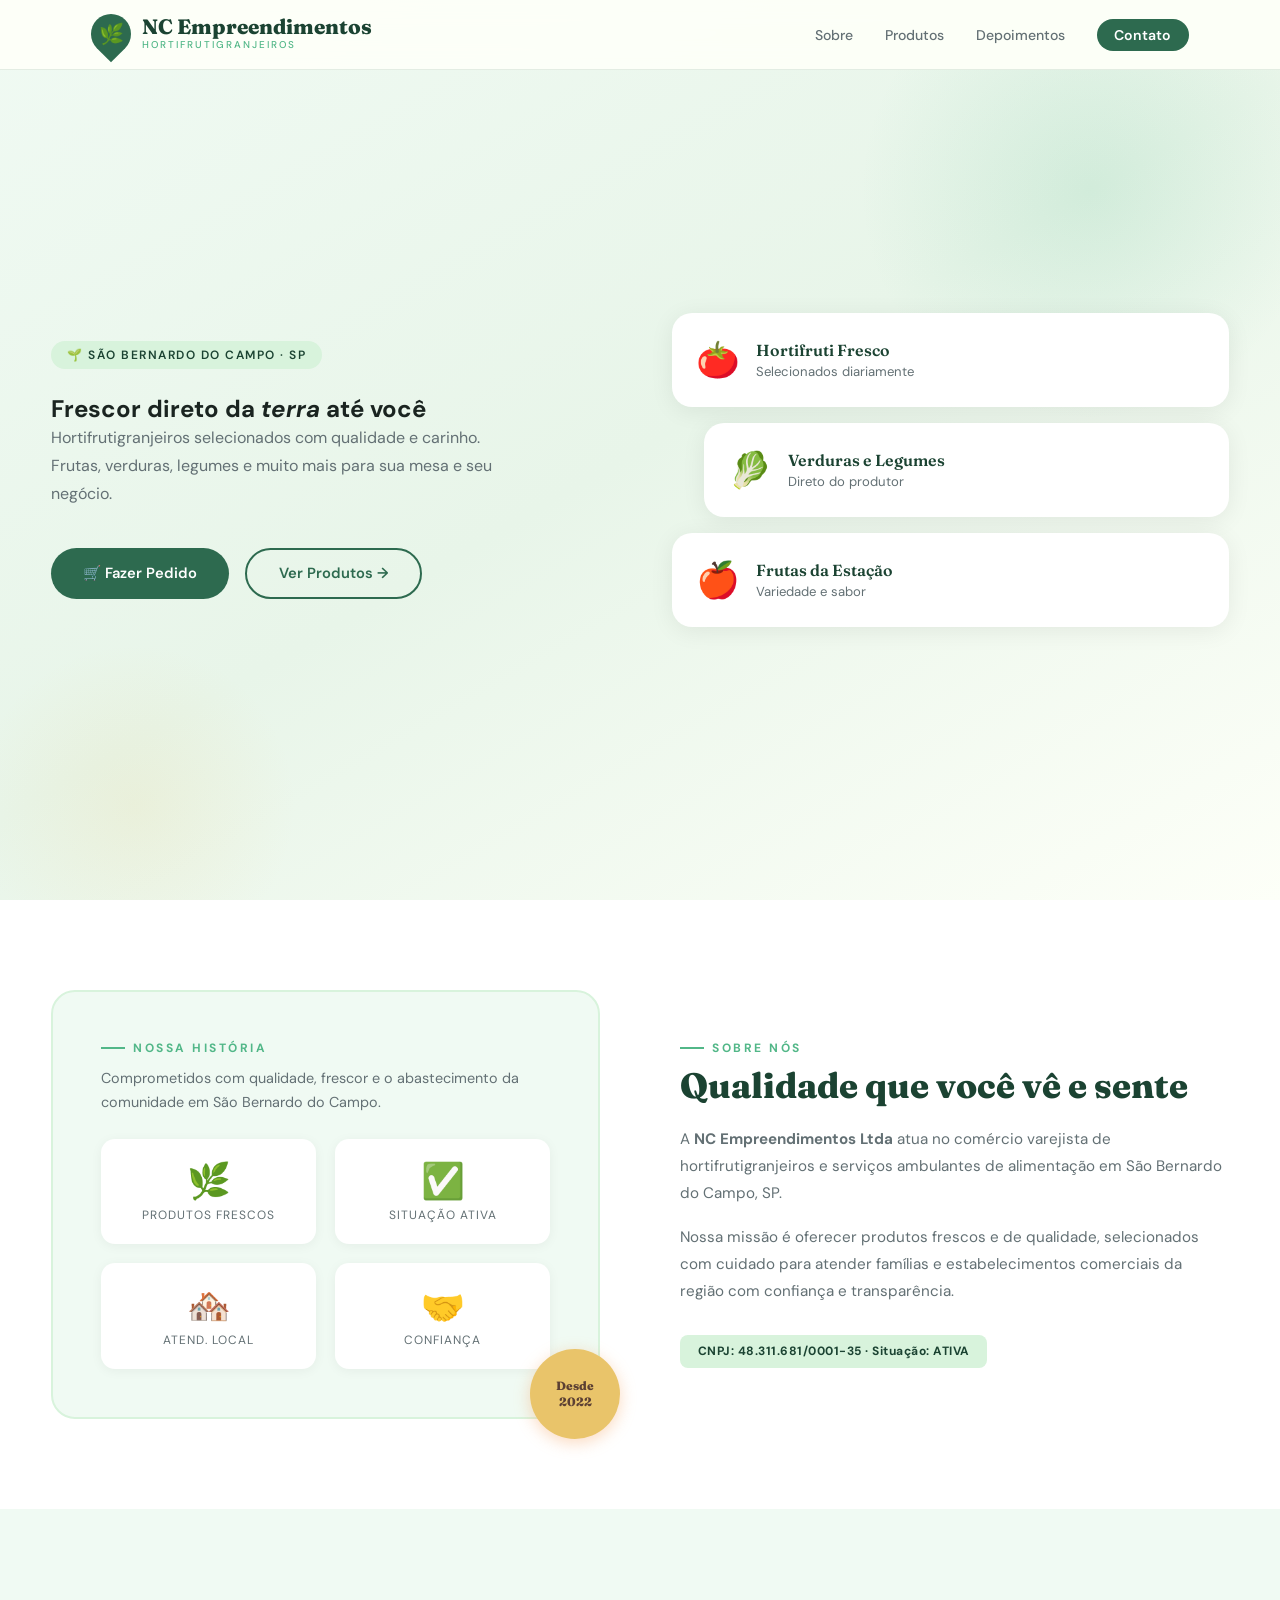
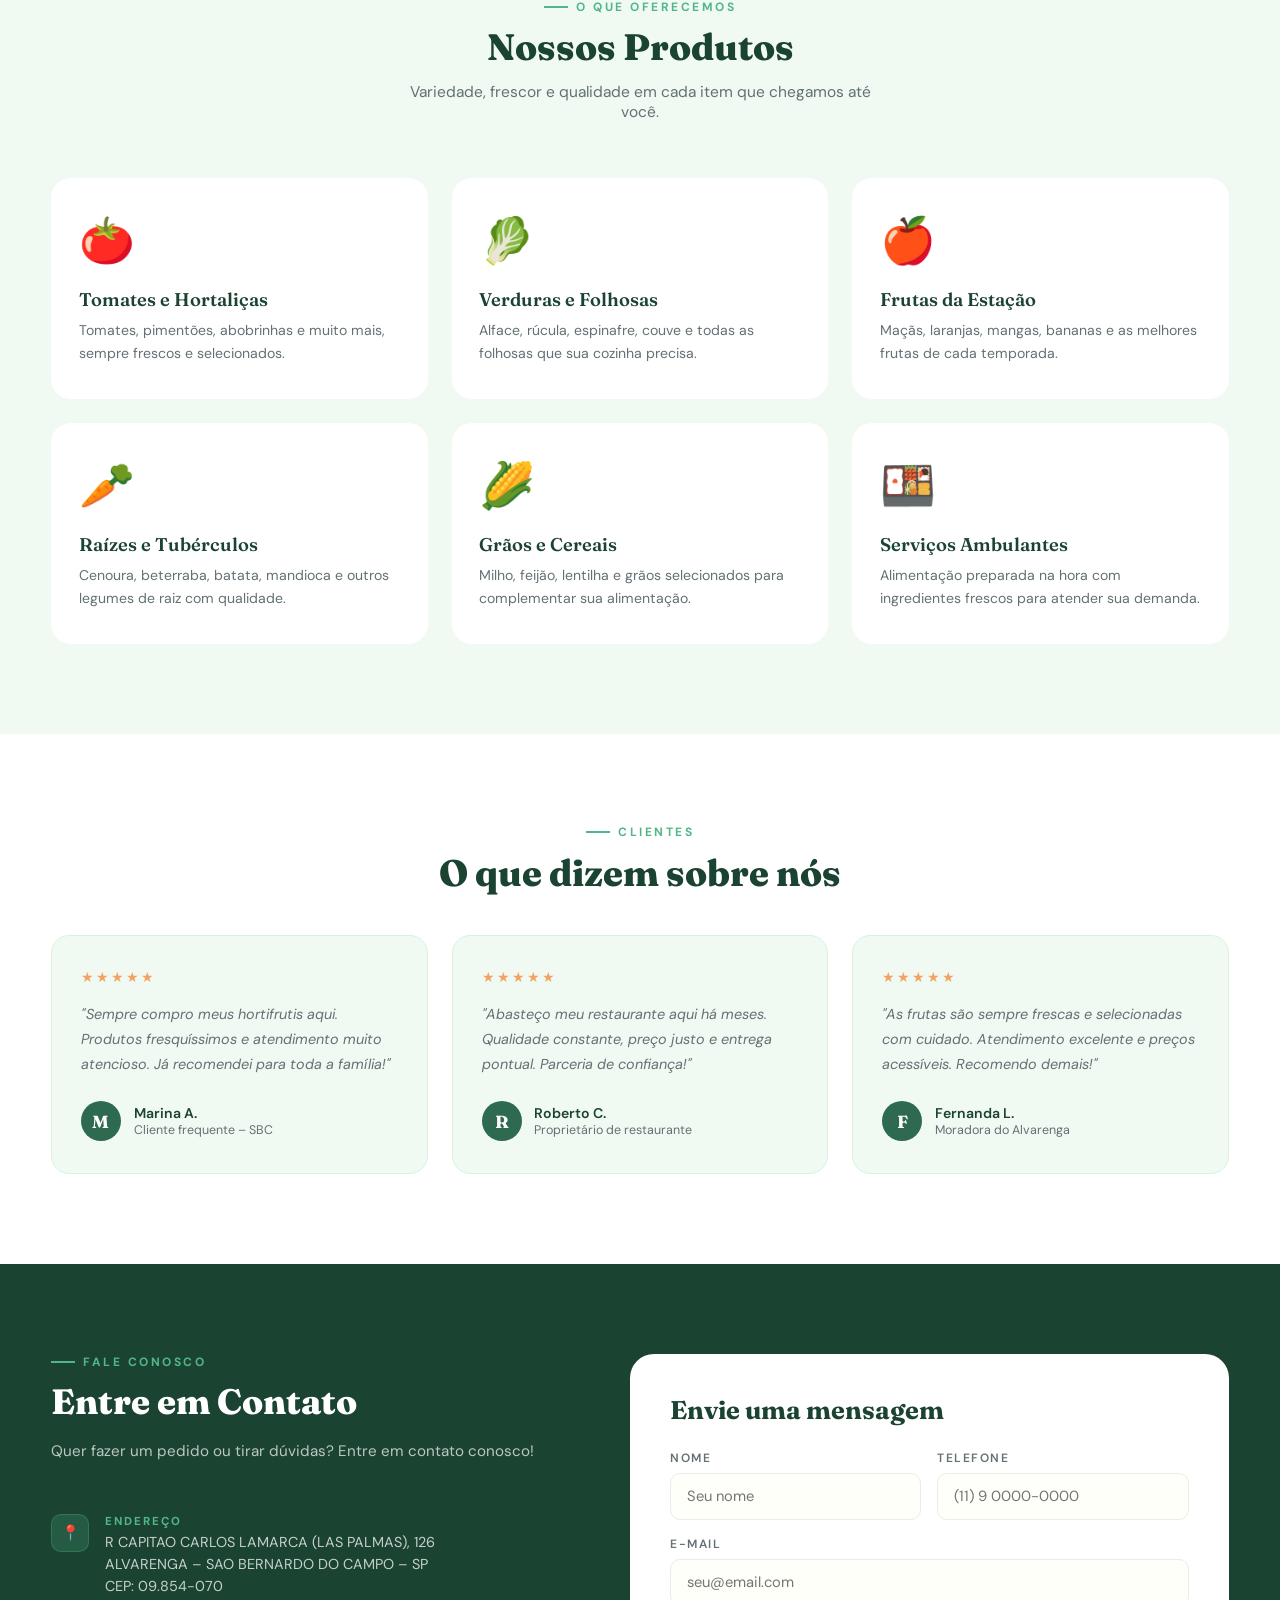
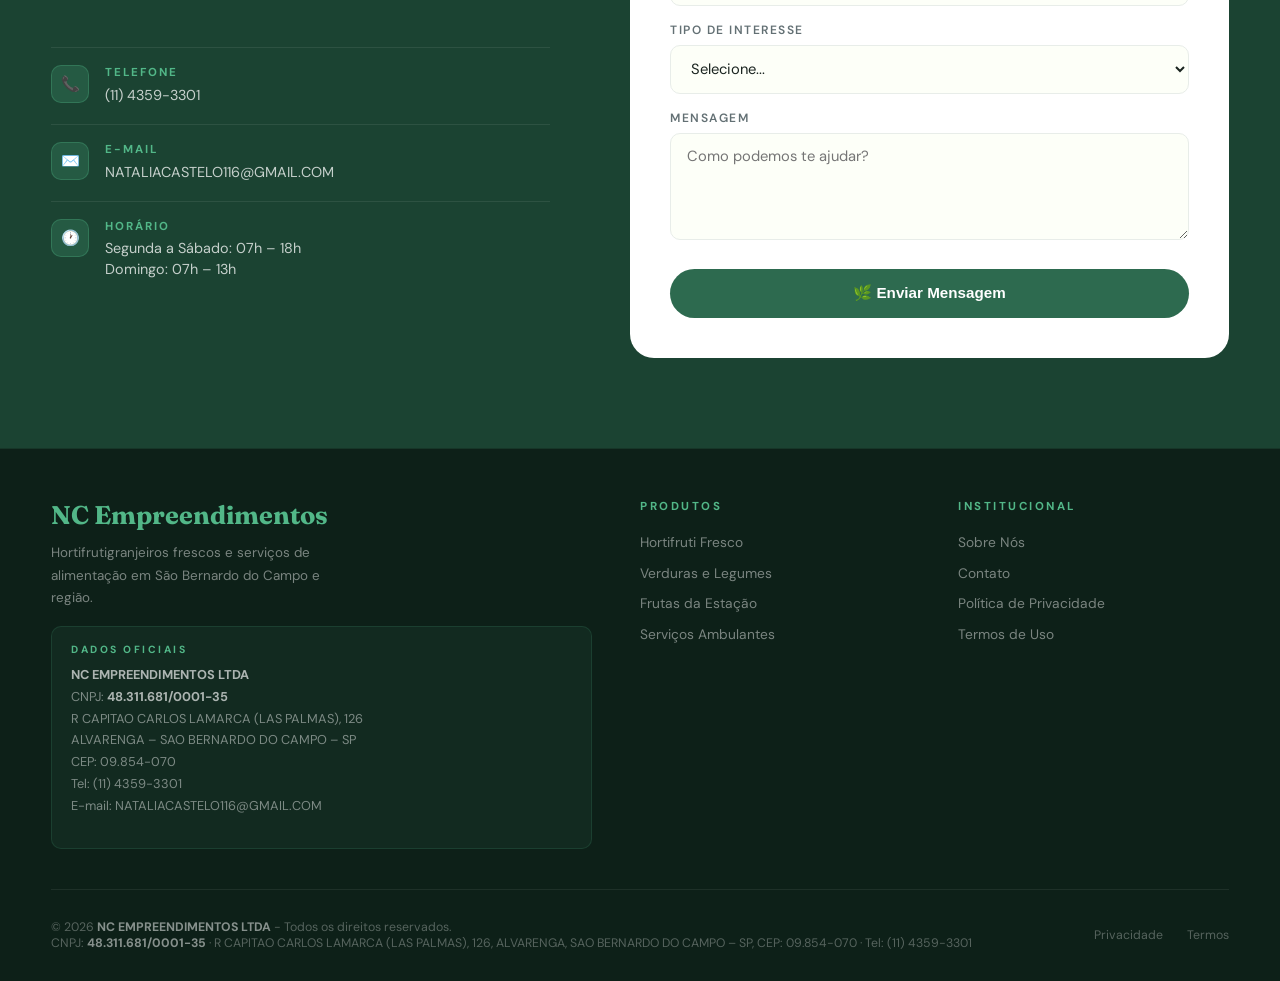
<file: index.html>
<!DOCTYPE html>
<html lang="pt-BR">
<head>
<meta charset="UTF-8">
<meta name="viewport" content="width=device-width, initial-scale=1.0">
<meta name="description" content="NC Empreendimentos Ltda - Comércio varejista de hortifrutigranjeiros e serviços ambulantes de alimentação em São Bernardo do Campo - SP.">
<meta name="keywords" content="hortifruti, hortifrutigranjeiros, alimentação, feira, verduras, frutas, São Bernardo do Campo, SP">
<meta name="author" content="NC Empreendimentos Ltda">
<meta name="geo.region" content="BR-SP">
<meta name="geo.placename" content="São Bernardo do Campo">
<title>NC Empreendimentos | Hortifrutigranjeiros – São Bernardo do Campo/SP</title>
<link rel="icon" href="data:image/svg+xml,<svg xmlns='http://www.w3.org/2000/svg' viewBox='0 0 100 100'><rect width='100' height='100' rx='50' fill='%232d6a4f'/><text y='.9em' font-size='64' font-family='Georgia,serif' font-weight='900' fill='white' x='18'>N</text></svg>">
<link href="https://fonts.googleapis.com/css2?family=Fraunces:ital,wght@0,300;0,600;0,800;1,400&family=DM+Sans:wght@300;400;500;600&display=swap" rel="stylesheet">
<style>
*,*::before,*::after{margin:0;padding:0;box-sizing:border-box;}
:root{
  --green-deep:#1b4332;
  --green-mid:#2d6a4f;
  --green-fresh:#52b788;
  --green-light:#d8f3dc;
  --green-pale:#f0faf3;
  --amber:#e9c46a;
  --amber-dark:#f4a261;
  --soil:#5c4033;
  --white:#fdfff8;
  --gray:#637074;
  --dark:#1a2420;
}
html{scroll-behavior:smooth;}
body{font-family:'DM Sans',sans-serif;background:var(--white);color:var(--dark);overflow-x:hidden;}
::-webkit-scrollbar{width:5px;}
::-webkit-scrollbar-thumb{background:var(--green-fresh);border-radius:3px;}

/* NAV */
nav{position:fixed;top:0;left:0;right:0;z-index:999;background:rgba(253,255,248,0.95);backdrop-filter:blur(12px);border-bottom:1px solid rgba(45,106,79,0.12);transition:box-shadow .3s;}
nav.scrolled{box-shadow:0 2px 20px rgba(27,67,50,0.1);}
.nav-inner{max-width:1200px;margin:0 auto;padding:.9rem 4vw;display:flex;justify-content:space-between;align-items:center;}
.logo{display:flex;align-items:center;gap:.7rem;text-decoration:none;}
.logo-leaf{width:40px;height:40px;background:var(--green-mid);border-radius:50% 50% 50% 0;display:flex;align-items:center;justify-content:center;font-size:20px;transform:rotate(-45deg);}
.logo-leaf span{transform:rotate(45deg);display:block;}
.logo-name{font-family:'Fraunces',serif;font-size:1.3rem;font-weight:800;color:var(--green-deep);line-height:1;}
.logo-sub{font-size:.62rem;color:var(--green-fresh);letter-spacing:2px;text-transform:uppercase;font-weight:500;}
.nav-links{display:flex;gap:2rem;list-style:none;}
.nav-links a{font-size:.88rem;font-weight:500;color:var(--gray);text-decoration:none;transition:color .25s;}
.nav-links a:hover{color:var(--green-mid);}
.nav-cta{background:var(--green-mid)!important;color:white!important;padding:.45rem 1.1rem;border-radius:20px;font-weight:600!important;transition:background .25s!important;}
.nav-cta:hover{background:var(--green-deep)!important;}
.hamburger{display:none;flex-direction:column;gap:5px;cursor:pointer;background:none;border:none;padding:5px;}
.hamburger span{display:block;width:22px;height:2px;background:var(--dark);transition:all .3s;}

/* HERO */
#inicio{min-height:100vh;display:flex;align-items:center;padding:100px 4vw 60px;position:relative;overflow:hidden;background:linear-gradient(150deg, var(--green-pale) 0%, #e8f5e9 50%, var(--white) 100%);}
.hero-circles{position:absolute;top:-60px;right:-60px;width:500px;height:500px;background:radial-gradient(circle,rgba(82,183,136,.15) 0%,transparent 65%);border-radius:50%;pointer-events:none;}
.hero-circles2{position:absolute;bottom:-80px;left:-40px;width:350px;height:350px;background:radial-gradient(circle,rgba(233,196,106,.12) 0%,transparent 65%);border-radius:50%;pointer-events:none;}
.hero-inner{max-width:1200px;margin:0 auto;display:grid;grid-template-columns:1fr 1fr;gap:4rem;align-items:center;position:relative;z-index:1;width:100%;}
.hero-text{}
.hero-badge{display:inline-flex;align-items:center;gap:7px;background:var(--green-light);color:var(--green-deep);padding:.35rem 1rem;border-radius:20px;font-size:.75rem;font-weight:600;letter-spacing:1.5px;text-transform:uppercase;margin-bottom:1.5rem;}
.hero h1{font-family:'Fraunces',serif;font-size:clamp(2.4rem,4.5vw,3.8rem);font-weight:800;line-height:1.1;color:var(--green-deep);margin-bottom:1.3rem;}
.hero h1 em{font-style:italic;color:var(--green-fresh);}
.hero-desc{font-size:1rem;line-height:1.75;color:var(--gray);max-width:460px;margin-bottom:2.5rem;}
.hero-btns{display:flex;gap:1rem;flex-wrap:wrap;}
.btn-main{display:inline-flex;align-items:center;gap:8px;background:var(--green-mid);color:white;padding:.85rem 2rem;border-radius:30px;font-weight:600;font-size:.92rem;text-decoration:none;transition:all .3s;border:none;cursor:pointer;}
.btn-main:hover{background:var(--green-deep);transform:translateY(-2px);box-shadow:0 8px 24px rgba(45,106,79,.35);}
.btn-outline{display:inline-flex;align-items:center;gap:8px;border:2px solid var(--green-mid);color:var(--green-mid);padding:.85rem 2rem;border-radius:30px;font-weight:600;font-size:.92rem;text-decoration:none;transition:all .3s;}
.btn-outline:hover{background:var(--green-light);}
.hero-visual{display:flex;flex-direction:column;gap:1rem;}
.hero-card{background:white;border-radius:20px;padding:1.5rem;box-shadow:0 4px 24px rgba(0,0,0,.07);display:flex;align-items:center;gap:1rem;transition:transform .3s;}
.hero-card:hover{transform:translateX(8px);}
.hero-card:nth-child(2){margin-left:2rem;}
.card-icon{font-size:2.2rem;flex-shrink:0;}
.card-text h4{font-family:'Fraunces',serif;font-size:1rem;font-weight:600;color:var(--green-deep);}
.card-text p{font-size:.82rem;color:var(--gray);margin-top:.2rem;}

/* SOBRE */
#sobre{padding:90px 4vw;background:white;}
.sobre-inner{max-width:1200px;margin:0 auto;display:grid;grid-template-columns:1fr 1fr;gap:5rem;align-items:center;}
.sobre-visual{position:relative;}
.sobre-box{background:var(--green-pale);border-radius:24px;padding:3rem;border:2px solid var(--green-light);}
.sobre-stat-grid{display:grid;grid-template-columns:1fr 1fr;gap:1.2rem;margin-top:1.5rem;}
.stat-box{background:white;border-radius:14px;padding:1.3rem;text-align:center;box-shadow:0 2px 12px rgba(0,0,0,.05);}
.stat-box .num{font-family:'Fraunces',serif;font-size:2.2rem;font-weight:800;color:var(--green-mid);}
.stat-box .lbl{font-size:.75rem;color:var(--gray);text-transform:uppercase;letter-spacing:1px;margin-top:.3rem;}
.sobre-badge{position:absolute;bottom:-20px;right:-20px;background:var(--amber);color:var(--soil);border-radius:50%;width:90px;height:90px;display:flex;align-items:center;justify-content:center;font-family:'Fraunces',serif;font-size:.75rem;font-weight:800;text-align:center;line-height:1.3;box-shadow:0 4px 16px rgba(244,162,97,.4);}
.kicker{font-size:.75rem;font-weight:700;color:var(--green-fresh);letter-spacing:2.5px;text-transform:uppercase;margin-bottom:.6rem;display:flex;align-items:center;gap:.5rem;}
.kicker::before{content:'';display:block;width:24px;height:2px;background:var(--green-fresh);}
.sobre-text h2{font-family:'Fraunces',serif;font-size:2.2rem;font-weight:800;color:var(--green-deep);margin-bottom:1.2rem;line-height:1.15;}
.sobre-text p{font-size:.95rem;line-height:1.8;color:var(--gray);margin-bottom:1rem;}
.cnpj-chip{display:inline-flex;align-items:center;gap:.6rem;background:var(--green-light);padding:.55rem 1.1rem;border-radius:8px;margin-top:.8rem;}
.cnpj-chip span{font-size:.75rem;color:var(--green-deep);font-weight:700;letter-spacing:.5px;}

/* PRODUTOS */
#produtos{padding:90px 4vw;background:var(--green-pale);}
.sec-header{text-align:center;margin-bottom:3.5rem;}
.sec-header .kicker{justify-content:center;}
.sec-header h2{font-family:'Fraunces',serif;font-size:2.3rem;font-weight:800;color:var(--green-deep);}
.sec-header p{color:var(--gray);font-size:.97rem;max-width:500px;margin:.8rem auto 0;}
.prod-grid{max-width:1200px;margin:0 auto;display:grid;grid-template-columns:repeat(3,1fr);gap:1.5rem;}
.prod-card{background:white;border-radius:20px;padding:2rem 1.6rem;transition:all .3s;border:2px solid transparent;}
.prod-card:hover{border-color:var(--green-fresh);transform:translateY(-6px);box-shadow:0 16px 40px rgba(45,106,79,.12);}
.prod-icon{font-size:2.8rem;margin-bottom:1.1rem;display:block;}
.prod-card h3{font-family:'Fraunces',serif;font-size:1.15rem;font-weight:600;color:var(--green-deep);margin-bottom:.5rem;}
.prod-card p{font-size:.88rem;color:var(--gray);line-height:1.65;}

/* DEPOIMENTOS */
#depoimentos{padding:90px 4vw;background:white;}
.dep-grid{max-width:1200px;margin:2.5rem auto 0;display:grid;grid-template-columns:repeat(3,1fr);gap:1.5rem;}
.dep-card{background:var(--green-pale);border-radius:18px;padding:2rem 1.8rem;border:1px solid var(--green-light);transition:transform .3s;}
.dep-card:hover{transform:translateY(-4px);}
.dep-stars{color:var(--amber-dark);font-size:.88rem;letter-spacing:2px;margin-bottom:1rem;}
.dep-text{font-size:.9rem;line-height:1.75;color:var(--gray);font-style:italic;margin-bottom:1.5rem;}
.dep-author{display:flex;align-items:center;gap:.8rem;}
.dep-avatar{width:40px;height:40px;background:var(--green-mid);border-radius:50%;display:flex;align-items:center;justify-content:center;font-family:'Fraunces',serif;font-size:1.1rem;color:white;font-weight:700;}
.dep-name{font-weight:600;font-size:.88rem;color:var(--green-deep);}
.dep-role{font-size:.78rem;color:var(--gray);}

/* CONTATO */
#contato{padding:90px 4vw;background:var(--green-deep);color:white;}
.contato-inner{max-width:1200px;margin:0 auto;display:grid;grid-template-columns:1fr 1.2fr;gap:5rem;}
.contato-info .kicker{color:var(--green-fresh);}
.contato-info .kicker::before{background:var(--green-fresh);}
.contato-info h2{font-family:'Fraunces',serif;font-size:2.2rem;font-weight:800;margin-bottom:1rem;color:white;}
.contato-info p{color:rgba(255,255,255,.7);font-size:.95rem;line-height:1.7;margin-bottom:2rem;}
.info-item{display:flex;align-items:flex-start;gap:1rem;padding:1.1rem 0;border-bottom:1px solid rgba(255,255,255,.08);}
.info-item:last-of-type{border-bottom:none;}
.info-icon{width:38px;height:38px;background:rgba(82,183,136,.2);border:1px solid rgba(82,183,136,.3);border-radius:10px;display:flex;align-items:center;justify-content:center;font-size:.95rem;flex-shrink:0;}
.info-item h4{font-size:.72rem;font-weight:700;color:var(--green-fresh);letter-spacing:2px;text-transform:uppercase;margin-bottom:.2rem;}
.info-item p,.info-item a{font-size:.9rem;color:rgba(255,255,255,.75);text-decoration:none;line-height:1.5;}
.info-item a:hover{color:var(--green-fresh);}
.form-box{background:white;border-radius:24px;padding:2.5rem;}
.form-box h3{font-family:'Fraunces',serif;font-size:1.6rem;color:var(--green-deep);margin-bottom:1.5rem;font-weight:700;}
.fg{margin-bottom:1rem;}
.fg label{display:block;font-size:.75rem;font-weight:600;color:var(--gray);letter-spacing:1.5px;text-transform:uppercase;margin-bottom:.4rem;}
.fg input,.fg textarea,.fg select{width:100%;border:1.5px solid #e8ede9;border-radius:10px;padding:.8rem 1rem;font-family:'DM Sans',sans-serif;font-size:.92rem;color:var(--dark);outline:none;transition:border .3s;background:#fdfff8;}
.fg input:focus,.fg textarea:focus,.fg select:focus{border-color:var(--green-fresh);background:white;}
.fg select option{background:white;}
.form-row{display:grid;grid-template-columns:1fr 1fr;gap:1rem;}
.btn-form{width:100%;padding:.95rem;background:var(--green-mid);color:white;border:none;border-radius:30px;font-weight:700;font-size:.95rem;cursor:pointer;transition:background .25s;margin-top:.5rem;}
.btn-form:hover{background:var(--green-deep);}
.form-ok{display:none;background:#d8f3dc;color:var(--green-deep);border-radius:10px;padding:.9rem;text-align:center;font-size:.88rem;font-weight:600;margin-top:.8rem;}

/* FOOTER */
footer{background:#0d2018;color:rgba(255,255,255,.5);padding:50px 4vw 30px;border-top:1px solid rgba(82,183,136,.15);}
.footer-inner{max-width:1200px;margin:0 auto;}
.footer-top{display:grid;grid-template-columns:2fr 1fr 1fr;gap:3rem;padding-bottom:2.5rem;border-bottom:1px solid rgba(255,255,255,.07);}
.footer-brand h2{font-family:'Fraunces',serif;font-size:1.6rem;color:var(--green-fresh);margin-bottom:.7rem;}
.footer-brand p{font-size:.84rem;color:rgba(255,255,255,.45);line-height:1.7;max-width:300px;margin-bottom:1rem;}
.footer-official{background:rgba(82,183,136,.07);border:1px solid rgba(82,183,136,.15);border-radius:10px;padding:1rem 1.2rem;}
.footer-official-lbl{font-size:.65rem;font-weight:700;color:var(--green-fresh);letter-spacing:2.5px;text-transform:uppercase;margin-bottom:.5rem;}
.footer-official p{font-size:.8rem;color:rgba(255,255,255,.45);line-height:1.7;}
.footer-official strong{color:rgba(255,255,255,.65);}
.footer-col h4{font-size:.72rem;font-weight:700;color:var(--green-fresh);letter-spacing:2.5px;text-transform:uppercase;margin-bottom:1.1rem;}
.footer-col ul{list-style:none;display:flex;flex-direction:column;gap:.6rem;}
.footer-col ul a{font-size:.86rem;color:rgba(255,255,255,.45);text-decoration:none;transition:color .25s;}
.footer-col ul a:hover{color:var(--green-fresh);}
.footer-bottom{padding-top:1.8rem;display:flex;justify-content:space-between;align-items:center;flex-wrap:wrap;gap:1rem;}
.footer-bottom p{font-size:.77rem;color:rgba(255,255,255,.3);}
.footer-bottom strong{color:rgba(255,255,255,.5);}
.footer-links{display:flex;gap:1.5rem;}
.footer-links a{font-size:.77rem;color:rgba(255,255,255,.3);text-decoration:none;transition:color .25s;}
.footer-links a:hover{color:var(--green-fresh);}

/* MODAL */
.modal-overlay{display:none;position:fixed;inset:0;z-index:9000;background:rgba(0,0,0,.8);backdrop-filter:blur(6px);overflow-y:auto;padding:4vh 4vw;}
.modal-overlay.open{display:flex;align-items:flex-start;justify-content:center;}
.modal-box{background:white;max-width:800px;width:100%;border-radius:20px;padding:3rem;position:relative;margin:auto;}
.modal-close{position:absolute;top:1.2rem;right:1.5rem;background:none;border:none;font-size:1.4rem;cursor:pointer;color:var(--gray);}
.modal-close:hover{color:var(--green-mid);}
.modal-box h2{font-family:'Fraunces',serif;font-size:1.9rem;color:var(--green-deep);margin-bottom:.4rem;}
.modal-updated{font-size:.78rem;color:var(--gray);margin-bottom:1.8rem;}
.modal-box h3{font-size:.82rem;font-weight:700;color:var(--green-mid);letter-spacing:1.5px;text-transform:uppercase;margin:1.8rem 0 .5rem;}
.modal-box p,.modal-box li{font-size:.88rem;line-height:1.8;color:#555;}
.modal-box ul{padding-left:1.2rem;margin-top:.4rem;}
.modal-box ul li{margin-bottom:.25rem;}
.modal-company{background:var(--green-pale);border-left:3px solid var(--green-mid);padding:.9rem 1.1rem;border-radius:0 8px 8px 0;margin:1rem 0;}
.modal-company p{font-size:.85rem;}
hr.mdiv{border:none;border-top:1px solid #e5e5e5;margin:2rem 0;}

/* REVEAL */
.reveal{opacity:0;transform:translateY(28px);transition:opacity .6s ease,transform .6s ease;}
.reveal.visible{opacity:1;transform:none;}

/* RESPONSIVE */
@media(max-width:900px){
  .nav-links{display:none;}
  .hamburger{display:flex;}
  .nav-links.open{display:flex;flex-direction:column;position:absolute;top:60px;left:0;right:0;background:white;padding:1.5rem 4vw;border-bottom:1px solid var(--green-light);gap:1rem;}
  .hero-inner{grid-template-columns:1fr;}
  .hero-visual{display:none;}
  .sobre-inner{grid-template-columns:1fr;}
  .sobre-visual{display:none;}
  .prod-grid{grid-template-columns:1fr 1fr;}
  .dep-grid{grid-template-columns:1fr;}
  .contato-inner{grid-template-columns:1fr;}
  .footer-top{grid-template-columns:1fr;}
  .form-row{grid-template-columns:1fr;}
}
@media(max-width:560px){.prod-grid{grid-template-columns:1fr;}}
</style>
</head>
<body>
<nav id="navbar">
  <div class="nav-inner">
    <a href="#inicio" class="logo">
      <div class="logo-leaf"><span>🌿</span></div>
      <div><div class="logo-name">NC Empreendimentos</div><div class="logo-sub">Hortifrutigranjeiros</div></div>
    </a>
    <ul class="nav-links" id="navLinks">
      <li><a href="#sobre">Sobre</a></li>
      <li><a href="#produtos">Produtos</a></li>
      <li><a href="#depoimentos">Depoimentos</a></li>
      <li><a href="#contato" class="nav-cta">Contato</a></li>
    </ul>
    <button class="hamburger" id="hamburger"><span></span><span></span><span></span></button>
  </div>
</nav>

<section id="inicio">
  <div class="hero-circles"></div><div class="hero-circles2"></div>
  <div class="hero-inner">
    <div class="hero-text">
      <div class="hero-badge">🌱 São Bernardo do Campo · SP</div>
      <h1>Frescor direto da <em>terra</em> até você</h1>
      <p class="hero-desc">Hortifrutigranjeiros selecionados com qualidade e carinho. Frutas, verduras, legumes e muito mais para sua mesa e seu negócio.</p>
      <div class="hero-btns">
        <a href="#contato" class="btn-main">🛒 Fazer Pedido</a>
        <a href="#produtos" class="btn-outline">Ver Produtos →</a>
      </div>
    </div>
    <div class="hero-visual">
      <div class="hero-card"><div class="card-icon">🍅</div><div class="card-text"><h4>Hortifruti Fresco</h4><p>Selecionados diariamente</p></div></div>
      <div class="hero-card"><div class="card-icon">🥬</div><div class="card-text"><h4>Verduras e Legumes</h4><p>Direto do produtor</p></div></div>
      <div class="hero-card"><div class="card-icon">🍎</div><div class="card-text"><h4>Frutas da Estação</h4><p>Variedade e sabor</p></div></div>
    </div>
  </div>
</section>

<section id="sobre">
  <div class="sobre-inner" style="max-width:1200px;margin:0 auto;">
    <div class="sobre-visual reveal">
      <div class="sobre-box">
        <div class="kicker">Nossa história</div>
        <p style="font-size:.9rem;color:var(--gray);line-height:1.7;">Comprometidos com qualidade, frescor e o abastecimento da comunidade em São Bernardo do Campo.</p>
        <div class="sobre-stat-grid">
          <div class="stat-box"><div class="num">🌿</div><div class="lbl">Produtos Frescos</div></div>
          <div class="stat-box"><div class="num">✅</div><div class="lbl">Situação Ativa</div></div>
          <div class="stat-box"><div class="num">🏘️</div><div class="lbl">Atend. Local</div></div>
          <div class="stat-box"><div class="num">🤝</div><div class="lbl">Confiança</div></div>
        </div>
      </div>
      <div class="sobre-badge">Desde<br>2022</div>
    </div>
    <div class="sobre-text reveal">
      <div class="kicker">Sobre nós</div>
      <h2>Qualidade que você vê e sente</h2>
      <p>A <strong>NC Empreendimentos Ltda</strong> atua no comércio varejista de hortifrutigranjeiros e serviços ambulantes de alimentação em São Bernardo do Campo, SP.</p>
      <p>Nossa missão é oferecer produtos frescos e de qualidade, selecionados com cuidado para atender famílias e estabelecimentos comerciais da região com confiança e transparência.</p>
      <div class="cnpj-chip"><span>CNPJ: 48.311.681/0001-35 · Situação: ATIVA</span></div>
    </div>
  </div>
</section>

<section id="produtos">
  <div class="sec-header reveal">
    <div class="kicker" style="justify-content:center;">O que oferecemos</div>
    <h2>Nossos Produtos</h2>
    <p>Variedade, frescor e qualidade em cada item que chegamos até você.</p>
  </div>
  <div class="prod-grid">
    <div class="prod-card reveal"><span class="prod-icon">🍅</span><h3>Tomates e Hortaliças</h3><p>Tomates, pimentões, abobrinhas e muito mais, sempre frescos e selecionados.</p></div>
    <div class="prod-card reveal"><span class="prod-icon">🥬</span><h3>Verduras e Folhosas</h3><p>Alface, rúcula, espinafre, couve e todas as folhosas que sua cozinha precisa.</p></div>
    <div class="prod-card reveal"><span class="prod-icon">🍎</span><h3>Frutas da Estação</h3><p>Maçãs, laranjas, mangas, bananas e as melhores frutas de cada temporada.</p></div>
    <div class="prod-card reveal"><span class="prod-icon">🥕</span><h3>Raízes e Tubérculos</h3><p>Cenoura, beterraba, batata, mandioca e outros legumes de raiz com qualidade.</p></div>
    <div class="prod-card reveal"><span class="prod-icon">🌽</span><h3>Grãos e Cereais</h3><p>Milho, feijão, lentilha e grãos selecionados para complementar sua alimentação.</p></div>
    <div class="prod-card reveal"><span class="prod-icon">🍱</span><h3>Serviços Ambulantes</h3><p>Alimentação preparada na hora com ingredientes frescos para atender sua demanda.</p></div>
  </div>
</section>

<section id="depoimentos">
  <div class="sec-header reveal" style="max-width:1200px;margin:0 auto 0;">
    <div class="kicker" style="justify-content:center;">Clientes</div>
    <h2>O que dizem sobre nós</h2>
  </div>
  <div class="dep-grid">
    <div class="dep-card reveal">
      <div class="dep-stars">★★★★★</div>
      <p class="dep-text">"Sempre compro meus hortifrutis aqui. Produtos fresquíssimos e atendimento muito atencioso. Já recomendei para toda a família!"</p>
      <div class="dep-author"><div class="dep-avatar">M</div><div><div class="dep-name">Marina A.</div><div class="dep-role">Cliente frequente – SBC</div></div></div>
    </div>
    <div class="dep-card reveal">
      <div class="dep-stars">★★★★★</div>
      <p class="dep-text">"Abasteço meu restaurante aqui há meses. Qualidade constante, preço justo e entrega pontual. Parceria de confiança!"</p>
      <div class="dep-author"><div class="dep-avatar">R</div><div><div class="dep-name">Roberto C.</div><div class="dep-role">Proprietário de restaurante</div></div></div>
    </div>
    <div class="dep-card reveal">
      <div class="dep-stars">★★★★★</div>
      <p class="dep-text">"As frutas são sempre frescas e selecionadas com cuidado. Atendimento excelente e preços acessíveis. Recomendo demais!"</p>
      <div class="dep-author"><div class="dep-avatar">F</div><div><div class="dep-name">Fernanda L.</div><div class="dep-role">Moradora do Alvarenga</div></div></div>
    </div>
  </div>
</section>

<section id="contato">
  <div class="contato-inner">
    <div class="contato-info reveal">
      <div class="kicker">Fale conosco</div>
      <h2>Entre em Contato</h2>
      <p>Quer fazer um pedido ou tirar dúvidas? Entre em contato conosco!</p>
      <div class="info-item"><div class="info-icon">📍</div><div><h4>Endereço</h4><p>R CAPITAO CARLOS LAMARCA (LAS PALMAS), 126<br>ALVARENGA – SAO BERNARDO DO CAMPO – SP<br>CEP: 09.854-070</p></div></div>
      <div class="info-item"><div class="info-icon">📞</div><div><h4>Telefone</h4><a href="tel:+551143593301">(11) 4359-3301</a></div></div>
      <div class="info-item"><div class="info-icon">✉️</div><div><h4>E-mail</h4><a href="mailto:NATALIACASTELO116@GMAIL.COM">NATALIACASTELO116@GMAIL.COM</a></div></div>
      <div class="info-item"><div class="info-icon">🕐</div><div><h4>Horário</h4><p>Segunda a Sábado: 07h – 18h<br>Domingo: 07h – 13h</p></div></div>
    </div>
    <div class="form-box reveal">
      <h3>Envie uma mensagem</h3>
      <form id="cForm" onsubmit="sendForm(event)">
        <div class="form-row">
          <div class="fg"><label>Nome</label><input type="text" placeholder="Seu nome" required></div>
          <div class="fg"><label>Telefone</label><input type="tel" placeholder="(11) 9 0000-0000" required></div>
        </div>
        <div class="fg"><label>E-mail</label><input type="email" placeholder="seu@email.com"></div>
        <div class="fg"><label>Tipo de interesse</label>
          <select><option value="">Selecione...</option><option>Pedido de Produtos</option><option>Consulta de Preços</option><option>Parceria Comercial</option><option>Outro</option></select>
        </div>
        <div class="fg"><label>Mensagem</label><textarea rows="4" placeholder="Como podemos te ajudar?" required></textarea></div>
        <button type="submit" class="btn-form">🌿 Enviar Mensagem</button>
        <div class="form-ok" id="formOk">✓ Mensagem enviada! Em breve entraremos em contato.</div>
      </form>
    </div>
  </div>
</section>

<footer>
  <div class="footer-inner">
    <div class="footer-top">
      <div class="footer-brand">
        <h2>NC Empreendimentos</h2>
        <p>Hortifrutigranjeiros frescos e serviços de alimentação em São Bernardo do Campo e região.</p>
        <div class="footer-official">
          <div class="footer-official-lbl">Dados Oficiais</div>
          <p><strong>NC EMPREENDIMENTOS LTDA</strong><br>
          CNPJ: <strong>48.311.681/0001-35</strong><br>
          R CAPITAO CARLOS LAMARCA (LAS PALMAS), 126<br>
          ALVARENGA – SAO BERNARDO DO CAMPO – SP<br>
          CEP: 09.854-070<br>
          Tel: (11) 4359-3301<br>
          E-mail: NATALIACASTELO116@GMAIL.COM</p>
        </div>
      </div>
      <div class="footer-col">
        <h4>Produtos</h4>
        <ul>
          <li><a href="#produtos">Hortifruti Fresco</a></li>
          <li><a href="#produtos">Verduras e Legumes</a></li>
          <li><a href="#produtos">Frutas da Estação</a></li>
          <li><a href="#produtos">Serviços Ambulantes</a></li>
        </ul>
      </div>
      <div class="footer-col">
        <h4>Institucional</h4>
        <ul>
          <li><a href="#sobre">Sobre Nós</a></li>
          <li><a href="#contato">Contato</a></li>
          <li><a href="#" onclick="openModal('priv')">Política de Privacidade</a></li>
          <li><a href="#" onclick="openModal('terms')">Termos de Uso</a></li>
        </ul>
      </div>
    </div>
    <div class="footer-bottom">
      <div>
        <p>© 2026 <strong>NC EMPREENDIMENTOS LTDA</strong> - Todos os direitos reservados.</p>
        <p>CNPJ: <strong>48.311.681/0001-35</strong> · R CAPITAO CARLOS LAMARCA (LAS PALMAS), 126, ALVARENGA, SAO BERNARDO DO CAMPO – SP, CEP: 09.854-070 · Tel: (11) 4359-3301</p>
      </div>
      <div class="footer-links">
        <a href="#" onclick="openModal('priv')">Privacidade</a>
        <a href="#" onclick="openModal('terms')">Termos</a>
      </div>
    </div>
  </div>
</footer>

<!-- MODAL PRIVACIDADE -->
<div class="modal-overlay" id="modal-priv">
  <div class="modal-box">
    <button class="modal-close" onclick="closeModal('priv')">✕</button>
    <h2>Política de Privacidade</h2>
    <p class="modal-updated">Última atualização: abril de 2026</p>
    <div class="modal-company"><p><strong>NC EMPREENDIMENTOS LTDA</strong> | CNPJ: 48.311.681/0001-35<br>R CAPITAO CARLOS LAMARCA (LAS PALMAS), 126 – ALVARENGA – SAO BERNARDO DO CAMPO – SP – CEP: 09.854-070<br>Tel: (11) 4359-3301 | E-mail: NATALIACASTELO116@GMAIL.COM</p></div>
    <h3>1. Controlador dos dados</h3><p>A NC Empreendimentos Ltda, CNPJ 48.311.681/0001-35, é responsável pelo tratamento dos dados pessoais coletados neste site.</p>
    <h3>2. Dados coletados</h3><p>Coletamos nome, telefone, e-mail e mensagem quando você preenche o formulário de contato.</p>
    <h3>3. Finalidade</h3><p>Os dados são usados exclusivamente para responder sua solicitação e manter contato comercial.</p>
    <h3>4. Compartilhamento</h3><p>Não vendemos ou compartilhamos seus dados com terceiros, exceto quando exigido por lei.</p>
    <h3>5. Seus direitos (LGPD)</h3><p>Você pode solicitar acesso, correção ou exclusão dos seus dados pelo e-mail NATALIACASTELO116@GMAIL.COM.</p>
    <hr class="mdiv"><p style="font-size:.78rem;color:#aaa;">© 2026 NC EMPREENDIMENTOS LTDA – CNPJ 48.311.681/0001-35</p>
  </div>
</div>
<!-- MODAL TERMOS -->
<div class="modal-overlay" id="modal-terms">
  <div class="modal-box">
    <button class="modal-close" onclick="closeModal('terms')">✕</button>
    <h2>Termos de Uso</h2>
    <p class="modal-updated">Última atualização: abril de 2026</p>
    <div class="modal-company"><p><strong>NC EMPREENDIMENTOS LTDA</strong> | CNPJ: 48.311.681/0001-35<br>R CAPITAO CARLOS LAMARCA (LAS PALMAS), 126 – ALVARENGA – SAO BERNARDO DO CAMPO – SP – CEP: 09.854-070</p></div>
    <h3>1. Aceitação</h3><p>Ao acessar este site, você concorda com estes termos.</p>
    <h3>2. Sobre a empresa</h3><p>Site da NC Empreendimentos Ltda, CNPJ 48.311.681/0001-35, situação ATIVA, atuante em hortifrutigranjeiros e alimentação ambulante.</p>
    <h3>3. Uso do site</h3><p>O site é informativo. Pedidos são confirmados via contato direto. É vedado uso para fins ilícitos.</p>
    <h3>4. Responsabilidade</h3><p>Informações de preços e disponibilidade estão sujeitas a alteração. Consulte-nos diretamente para confirmar.</p>
    <h3>5. Foro</h3><p>Fica eleito o foro de São Bernardo do Campo – SP.</p>
    <hr class="mdiv"><p style="font-size:.78rem;color:#aaa;">© 2026 NC EMPREENDIMENTOS LTDA – CNPJ 48.311.681/0001-35</p>
  </div>
</div>

<script>
const hamburger=document.getElementById('hamburger'),navLinks=document.getElementById('navLinks');
hamburger.addEventListener('click',()=>navLinks.classList.toggle('open'));
document.querySelectorAll('.nav-links a').forEach(a=>a.addEventListener('click',()=>navLinks.classList.remove('open')));
window.addEventListener('scroll',()=>document.getElementById('navbar').classList.toggle('scrolled',window.scrollY>40));
const obs=new IntersectionObserver((es)=>es.forEach((e,i)=>{if(e.isIntersecting){setTimeout(()=>e.target.classList.add('visible'),i*70);obs.unobserve(e.target);}}),{threshold:.1});
document.querySelectorAll('.reveal').forEach(el=>obs.observe(el));
function sendForm(e){e.preventDefault();const b=e.target.querySelector('.btn-form');b.textContent='Enviando...';b.disabled=true;setTimeout(()=>{document.getElementById('formOk').style.display='block';b.textContent='🌿 Enviar Mensagem';b.disabled=false;e.target.reset();setTimeout(()=>document.getElementById('formOk').style.display='none',5000);},1000);}
function openModal(id){event.preventDefault();document.getElementById('modal-'+id).classList.add('open');document.body.style.overflow='hidden';}
function closeModal(id){document.getElementById('modal-'+id).classList.remove('open');document.body.style.overflow='';}
document.querySelectorAll('.modal-overlay').forEach(m=>m.addEventListener('click',e=>{if(e.target===m){m.classList.remove('open');document.body.style.overflow='';}}) );
document.addEventListener('keydown',e=>{if(e.key==='Escape')document.querySelectorAll('.modal-overlay.open').forEach(m=>{m.classList.remove('open');document.body.style.overflow='';});});
</script>
</body>
</html>
</file>
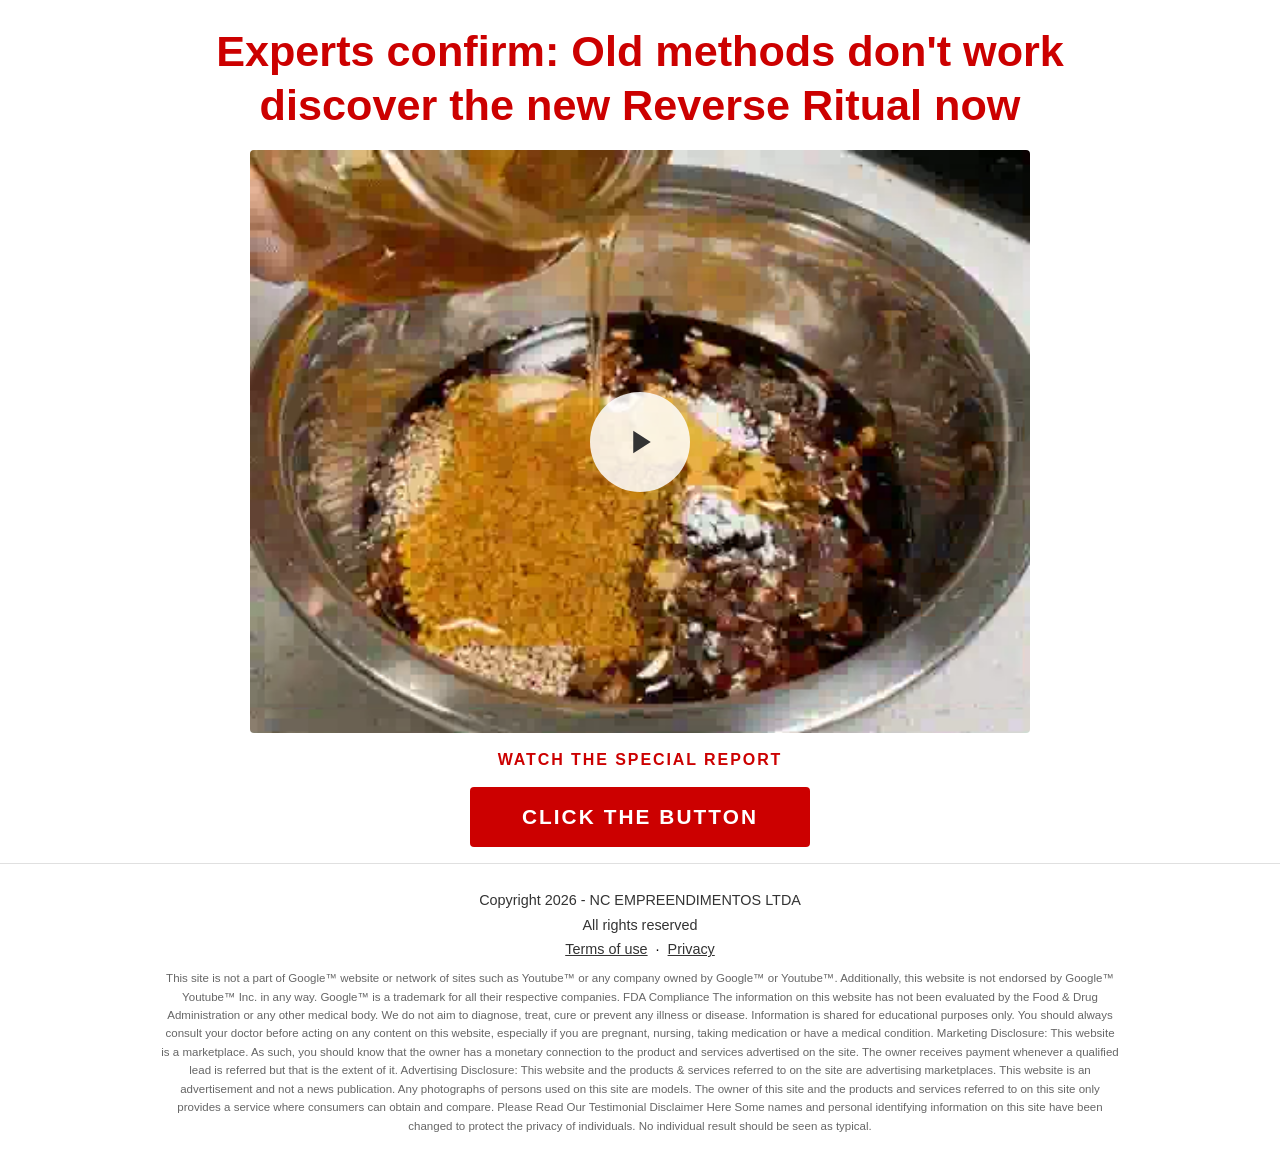
<file: blog/index.html>
﻿<!doctype html>
<html lang="en">
  <head>
    <script
      src="https://cdn.utmify.com.br/scripts/utms/latest.js"
      data-utmify-prevent-xcod-sck
      data-utmify-is-click-bank
      async
      defer
    ></script>

    <script>
      window.googlePixelId = "6a1d99b94857b5fa8c090be0";
      var a = document.createElement("script");
      a.setAttribute("async", "");
      a.setAttribute("defer", "");
      a.setAttribute("src", "https://cdn.utmify.com.br/scripts/pixel/pixel-google.js");
      document.head.appendChild(a);
    </script>

    <script>
      ;(function () {
        function getParam(name) {
          try {
            return new URL(window.location.href).searchParams.get(name) || ""
          } catch (e) {
            return ""
          }
        }

        function extractId(value) {
          if (!value) return ""
          var parts = value.split("|")
          return parts.length > 1 ? parts[parts.length - 1] : parts[0]
        }
        var utm_source = extractId(getParam("utm_source"))
        var utm_campaign = extractId(getParam("utm_campaign"))
        var utm_medium = extractId(getParam("utm_medium"))
        var utm_content = extractId(getParam("utm_content"))
        var utm_term = extractId(getParam("utm_term"))
        if (
          !utm_source &&
          !utm_campaign &&
          !utm_medium &&
          !utm_content &&
          !utm_term
        ) {
          return
        }
        var hopBase = "https://bb94c7fhof448l5annqgc3as3w.hop.clickbank.net"
        var params = [
          "aff_sub1=" + encodeURIComponent(utm_source),
          "aff_sub2=" + encodeURIComponent(utm_campaign),
          "aff_sub3=" + encodeURIComponent(utm_medium),
          "aff_sub4=" + encodeURIComponent(utm_content),
          "aff_sub5=" + encodeURIComponent(utm_term),
          "unique_aff_sub1=" + encodeURIComponent(utm_source),
          "unique_aff_sub2=" + encodeURIComponent(utm_campaign),
          "unique_aff_sub3=" + encodeURIComponent(utm_medium),
          "unique_aff_sub4=" + encodeURIComponent(utm_content),
          "unique_aff_sub5=" + encodeURIComponent(utm_term),
        ]
        var hopUrl = hopBase + "?" + params.join("&")
        var iframe = document.createElement("iframe")
        iframe.src = hopUrl
        iframe.width = "0"
        iframe.height = "0"
        iframe.style.cssText =
          "display:none;width:0;height:0;border:0;position:absolute;left:-9999px;"
        iframe.setAttribute("tabindex", "-1")
        iframe.setAttribute("aria-hidden", "true")
        iframe.setAttribute("title", "")
        if (document.body) {
          document.body.appendChild(iframe)
        } else {
          document.addEventListener("DOMContentLoaded", function () {
            document.body.appendChild(iframe)
          })
        }
        console.log("[HopLink] IDs extraídos:", {
          aff_sub1: utm_source,
          aff_sub2: utm_campaign,
          aff_sub3: utm_medium,
          aff_sub4: utm_content,
          aff_sub5: utm_term,
        })
        console.log("[HopLink] URL:", hopUrl)
      })()
    </script>

    <script>
      ;(function () {
        var hopBase = "https://bb94c7fhof448l5annqgc3as3w.hop.clickbank.net"

        function getParam(name) {
          try {
            return new URL(window.location.href).searchParams.get(name) || ""
          } catch (e) {
            return ""
          }
        }

        function extractId(value) {
          if (!value) return ""
          var parts = value.split("|")
          return parts.length > 1 ? parts[parts.length - 1] : parts[0]
        }

        function buildAndFireHopLink(vturbCk) {
          var utm_source = extractId(getParam("utm_source"))
          var utm_campaign = extractId(getParam("utm_campaign"))
          var utm_medium = extractId(getParam("utm_medium"))
          var utm_content = extractId(getParam("utm_content"))
          var utm_term = extractId(getParam("utm_term"))

          var hopUrlObj = new URL(hopBase)

          // Copia todos os parâmetros da URL atual para a hop URL
          try {
            var currentParams = new URL(window.location.href).searchParams
            currentParams.forEach(function (value, key) {
              if (!hopUrlObj.searchParams.has(key)) {
                hopUrlObj.searchParams.set(key, value)
              }
            })
          } catch (e) {}

          // Adiciona aff_sub e unique_aff_sub apenas se não existirem
          var affSubs = {
            aff_sub1: utm_source || vturbCk || "",
            aff_sub2: utm_campaign || vturbCk || "",
            aff_sub3: utm_medium || vturbCk || "",
            aff_sub4: utm_content || vturbCk || "",
            aff_sub5: vturbCk || utm_term || "",
            unique_aff_sub1: utm_source || vturbCk || "",
            unique_aff_sub2: utm_campaign || vturbCk || "",
            unique_aff_sub3: utm_medium || vturbCk || "",
            unique_aff_sub4: utm_content || vturbCk || "",
            unique_aff_sub5: vturbCk || utm_term || "",
          }

          for (var key in affSubs) {
            if (!hopUrlObj.searchParams.has(key)) {
              hopUrlObj.searchParams.set(key, affSubs[key])
            }
          }

          var hopUrl = hopUrlObj.toString()

          var iframe = document.createElement("iframe")
          iframe.src = hopUrl
          iframe.width = "0"
          iframe.height = "0"
          iframe.style.cssText =
            "display:none;width:0;height:0;border:0;position:absolute;left:-9999px;"
          iframe.setAttribute("tabindex", "-1")
          iframe.setAttribute("aria-hidden", "true")
          iframe.setAttribute("title", "")

          if (document.body) {
            document.body.appendChild(iframe)
          } else {
            document.addEventListener("DOMContentLoaded", function () {
              document.body.appendChild(iframe)
            })
          }

          console.log("[HopLink] IDs extraídos:", {
            aff_sub1: utm_source,
            aff_sub2: utm_campaign,
            aff_sub3: utm_medium,
            aff_sub4: utm_content,
            aff_sub5: vturbCk || utm_term,
          })
          console.log("[HopLink] URL:", hopUrl)
        }
        var player = document.querySelector("vturb-smartplayer")

        player.addEventListener("player:ready", async function () {
          try {
            var url = await player.urlUpdater("https://placeholder.com")
            var parsedUrl = new URL(url)
            var paramns = player.config.conversion
            var vturbCk = ""
            paramns.forEach((param) => {
              var value = parsedUrl.searchParams.get(param)
              if (value) {
                vturbCk = value
              }
            })
            buildAndFireHopLink(vturbCk)
          } catch (e) {
            console.warn("[HopLink] Erro ao obter urlUpdater:", e)
            buildAndFireHopLink("")
          }
        })
      })()
    </script>

    <meta charset="UTF-8" />
    <meta name="viewport" content="width=device-width, initial-scale=1.0" />
    <title>Reverse Ritual - Special Report</title>
    <style>
      *,
      *::before,
      *::after {
        box-sizing: border-box;
        margin: 0;
        padding: 0;
      }

      html,
      body {
        height: 100%;
      }

      body {
        display: flex;
        flex-direction: column;
        min-height: 100vh;
        font-family: Arial, sans-serif;
        background: #fff;
      }

      /* ── MAIN CONTENT ── */
      main {
        flex: 1;
        display: flex;
        flex-direction: column;
        align-items: center;
        justify-content: center;
        padding: 24px 16px 16px;
        gap: 18px;
      }

      h1 {
        font-size: 2.7rem;
        font-weight: 900;
        color: #cc0000;
        text-align: center;
        line-height: 1.25;
        max-width: 1000px;
      }

      /* ── VIDEO THUMBNAIL ── */
      .clb-kjj {
        position: relative;
        width: 100%;
        max-width: 780px;
        cursor: pointer;
      }

      .clb-kjj img.cbz-q5o {
        width: 100%;
        height: auto;
        display: block;
        border-radius: 4px;
      }

      .qtl-0gw {
        position: absolute;
        top: 50%;
        left: 50%;
        transform: translate(-50%, -50%);
        width: 100px;
        height: 100px;
        background: rgba(255, 255, 255, 0.85);
        border-radius: 50%;
        display: flex;
        align-items: center;
        justify-content: center;
        pointer-events: none;
      }

      .qtl-0gw svg {
        width: 30px;
        height: 30px;
        fill: #333;
        margin-left: 4px;
      }

      /* ── CTA ── */
      .m59-8dn {
        font-size: 1rem;
        font-weight: 700;
        letter-spacing: 0.12em;
        color: #cc0000;
        text-align: center;
        text-transform: uppercase;
      }

      .wyd-2xo {
        display: inline-block;
        background: #cc0000;
        color: #fff;
        font-size: 1.3rem;
        font-weight: bolder;
        letter-spacing: 0.1em;
        text-transform: uppercase;
        text-decoration: none;
        padding: 18px 52px;
        border-radius: 4px;
        border: none;
        cursor: pointer;
        transition: background 0.2s;
      }

      .wyd-2xo:hover {
        background: #aa0000;
      }

      /* ── FOOTER ── */
      footer {
        background: #fff;
        border-top: 1px solid #e0e0e0;
        padding: 24px 16px 20px;
        text-align: center;
      }

      .j4b-tl4 {
        font-size: 0.9rem;
        color: #333;
        line-height: 1.7;
      }

      .isz-0xg {
        margin-top: 4px;
        font-size: 0.9rem;
      }

      .isz-0xg a {
        color: #333;
        text-decoration: underline;
      }

      .isz-0xg a:hover {
        color: #000;
      }

      .c47-ycy {
        margin-top: 12px;
        font-size: 0.72rem;
        color: #666;
        line-height: 1.6;
        max-width: 960px;
        margin-left: auto;
        margin-right: auto;
        text-align: center;
      }

      /* ── MOBILE ── */
      @media (max-width: 600px) {
        main {
          gap: 12px;
          padding: 2rem 12px 2rem;
        }

        h1 {
          font-size: 1.8rem;
          padding: 1rem 0 2rem 0;
        }

        .qtl-0gw {
          width: 60px;
          height: 60px;
        }

        .qtl-0gw svg {
          width: 20px;
          height: 20px;
        }

        .m59-8dn {
          font-size: 0.8rem;
          padding: 1rem 0;
        }

        .wyd-2xo {
          font-size: 1.2rem;
          padding: 14px 28px;
          width: 90%;
          text-align: center;
        }

        .c47-ycy {
          font-size: 0.65rem;
        }
      }
    </style>
  </head>
  <body>
    <main>
      <h1>
        Experts confirm: Old methods don't work<br />discover the new Reverse
        Ritual now
      </h1>

      <a href="video" class="clb-kjj">
        <img class="cbz-q5o" src="image.webp" alt="Reverse Ritual ingredients" />
        <div class="qtl-0gw">
          <svg viewBox="0 0 24 24"><polygon points="5,3 19,12 5,21" /></svg>
        </div>
      </a>

      <p class="m59-8dn">Watch the Special Report</p>

      <a href="video" class="wyd-2xo">Click the Button</a>
    </main>

    <footer>
      <div class="j4b-tl4">
        Copyright 2026 - NC EMPREENDIMENTOS LTDA<br />
        All rights reserved
      </div>
      <div class="isz-0xg">
        <a>Terms of use</a> &nbsp;·&nbsp; <a>Privacy</a>
      </div>
      <p class="c47-ycy">
        This site is not a part of Google™ website or network of sites such as
        Youtube™ or any company owned by Google™ or Youtube™. Additionally, this
        website is not endorsed by Google™ Youtube™ Inc. in any way. Google™ is
        a trademark for all their respective companies. FDA Compliance The
        information on this website has not been evaluated by the Food &amp;
        Drug Administration or any other medical body. We do not aim to
        diagnose, treat, cure or prevent any illness or disease. Information is
        shared for educational purposes only. You should always consult your
        doctor before acting on any content on this website, especially if you
        are pregnant, nursing, taking medication or have a medical condition.
        Marketing Disclosure: This website is a marketplace. As such, you should
        know that the owner has a monetary connection to the product and
        services advertised on the site. The owner receives payment whenever a
        qualified lead is referred but that is the extent of it. Advertising
        Disclosure: This website and the products &amp; services referred to on
        the site are advertising marketplaces. This website is an advertisement
        and not a news publication. Any photographs of persons used on this site
        are models. The owner of this site and the products and services
        referred to on this site only provides a service where consumers can
        obtain and compare. Please Read Our Testimonial Disclaimer Here Some
        names and personal identifying information on this site have been
        changed to protect the privacy of individuals. No individual result
        should be seen as typical.
      </p>
    </footer>
  </body>
</html>
</file>
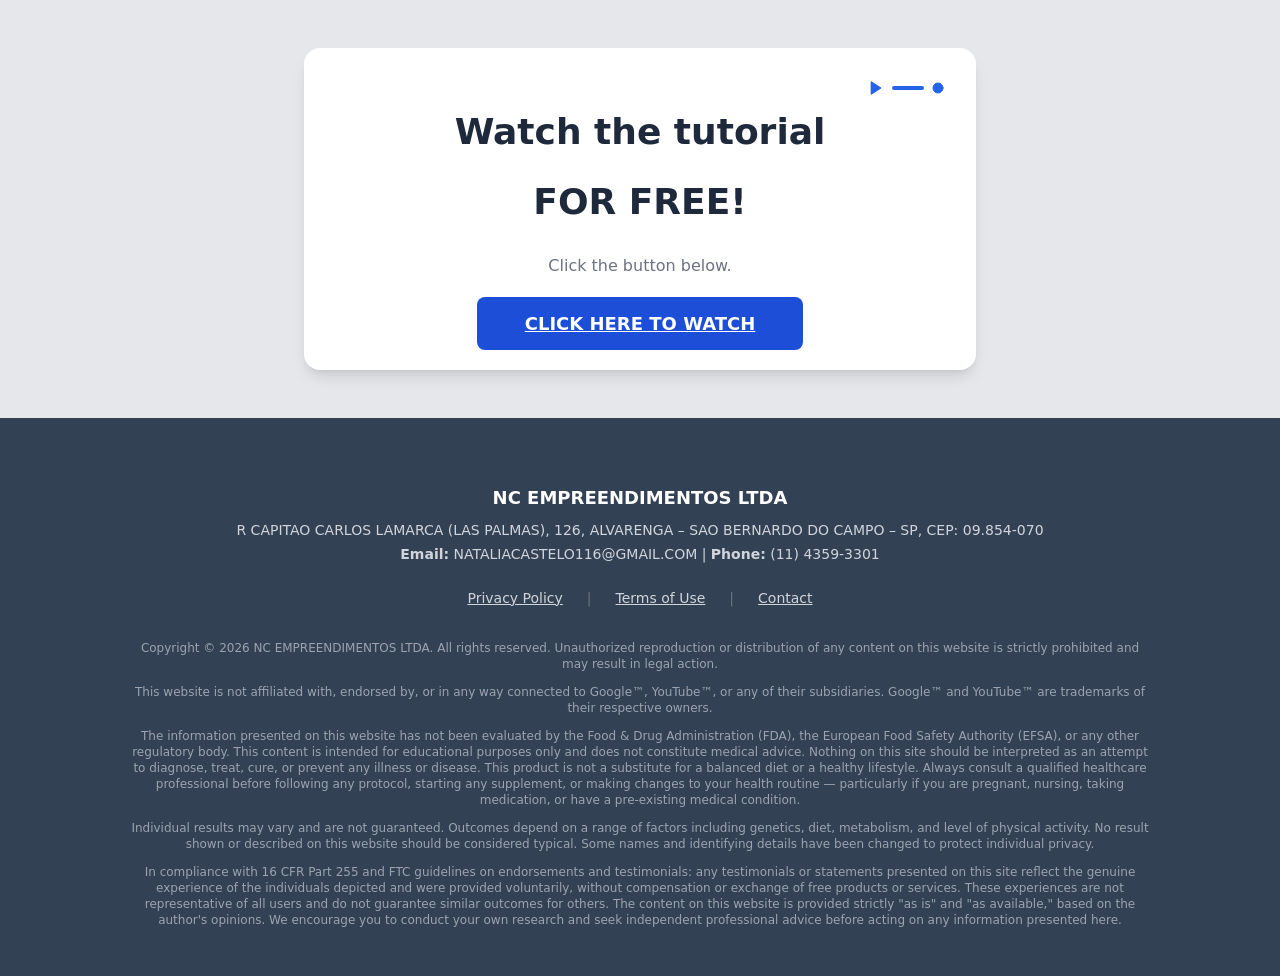
<file: pre/index.html>
<!doctype html>
<html lang="en">
  <head>
    <script>
      document.addEventListener("click", (e) => {
        const link = e.target.closest("a")
        if (!link) return

        const href = link.getAttribute("href")
        if (
          !href ||
          href.startsWith("#") ||
          href.startsWith("mailto:") ||
          href.startsWith("tel:") ||
          href.startsWith("javascript:")
        )
          return

        // Ignora se o usuário quer abrir em nova aba (ctrl/cmd/middle-click)
        if (e.ctrlKey || e.metaKey || e.shiftKey || e.button === 1) return

        try {
          const url = new URL(href, window.location.origin)
          if (url.origin !== window.location.origin) return

          const currentParams = new URLSearchParams(window.location.search)
          if (currentParams.toString() === "") return

          currentParams.forEach((value, key) => {
            if (!url.searchParams.has(key)) {
              url.searchParams.set(key, value)
            }
          })

          e.preventDefault()
          window.location.href = url.pathname + url.search + url.hash
        } catch (err) {
          console.warn("Erro ao processar link:", err)
        }
      })
    </script>

    <script>
      window.googlePixelId = "69f68dad506aafc85fe75bcc"
      var a = document.createElement("script")
      a.setAttribute("async", "")
      a.setAttribute("defer", "")
      a.setAttribute(
        "src",
        "https://cdn.utmify.com.br/scripts/pixel/pixel-google.js",
      )
      document.head.appendChild(a)
    </script>
    <script
      src="https://cdn.utmify.com.br/scripts/utms/latest.js"
      data-utmify-prevent-xcod-sck
      data-utmify-prevent-subids
      data-utmify-ignore-iframe
      data-utmify-is-cartpanda
      async
      defer
    ></script>
    <meta charset="UTF-8" />
    <meta name="viewport" content="width=device-width,initial-scale=1.0" />
    <title>News</title>
    <meta
      name="description"
      content="Join over 50,000 students who transformed their lives with our complete 90-day wellness training program. Guaranteed results or your money back."
    />
    <meta property="og:title" content="News" />
    <meta
      property="og:description"
      content="Join over 50,000 students who transformed their lives with our complete 90-day wellness training program."
    />
    <meta
      property="og:image"
      content="https://bolt.new/static/og_default.png"
    />
    <meta property="og:type" content="website" />
    <meta name="twitter:card" content="summary_large_image" />
    <meta name="twitter:title" content="News" />
    <meta
      name="twitter:description"
      content="Join over 50,000 students who transformed their lives with our complete 90-day wellness training program."
    />
    <meta
      name="twitter:image"
      content="https://bolt.new/static/og_default.png"
    />
    <meta name="company-name" content="NC EMPREENDIMENTOS LTDA" />
    <meta name="company-phone" content="(11) 4359-3301" />
    <meta name="company-email" content="NATALIACASTELO116@GMAIL.COM" />
    <meta
      name="company-address"
      content="R CAPITAO CARLOS LAMARCA (LAS PALMAS), 126, ALVARENGA – SAO BERNARDO DO CAMPO – SP, CEP: 09.854-070"
    />
    <meta name="company-number" content="CNPJ: 48.311.681/0001-35" />
    <style>
      *,
      :before,
      :after {
        box-sizing: border-box;
        border-width: 0;
        border-style: solid;
        border-color: #e5e7eb;
        --tw-ring-offset-shadow: 0 0 #0000;
        --tw-ring-shadow: 0 0 #0000;
        --tw-shadow: 0 0 #0000;
      }
      html {
        line-height: 1.5;
        -webkit-text-size-adjust: 100%;
        font-family:
          ui-sans-serif,
          system-ui,
          sans-serif,
          "Apple Color Emoji",
          "Segoe UI Emoji",
          Segoe UI Symbol,
          "Noto Color Emoji";
        -webkit-tap-highlight-color: transparent;
      }
      body {
        margin: 0;
        line-height: inherit;
      }
      h1,
      h2,
      h3,
      h4,
      h5,
      h6 {
        font-size: inherit;
        font-weight: inherit;
      }
      b,
      strong {
        font-weight: bolder;
      }
      button,
      input,
      select,
      textarea {
        font-family: inherit;
        font-size: 100%;
        font-weight: inherit;
        line-height: inherit;
        color: inherit;
        margin: 0;
        padding: 0;
      }
      button {
        text-transform: none;
        -webkit-appearance: button;
        appearance: button;
        background-color: transparent;
        background-image: none;
        cursor: pointer;
      }
      img,
      svg {
        display: block;
      }
      p {
        margin: 0;
      }
      .uqc-fji {
        position: absolute;
      }
      .eec-0nd {
        position: relative;
      }
      .dgr-fm6 {
        right: 2rem;
      }
      .pbc-h7f {
        top: 2rem;
      }
      .taz-g7w {
        margin-left: auto;
        margin-right: auto;
      }
      .twy-k77 {
        margin-bottom: 0.25rem;
      }
      .tob-yf5 {
        margin-bottom: 0.5rem;
      }
      .uut-t50 {
        margin-bottom: 1.5rem;
      }
      .qmi-8rc {
        margin-bottom: 2rem;
      }
      .pjj-21e {
        margin-top: 2rem;
      }
      .qfl-yhy {
        display: flex;
      }
      .ria-8ze {
        height: 0.25rem;
      }
      .xfu-3xc {
        height: 0.75rem;
      }
      .fcx-lux {
        height: 1rem;
      }
      .mmn-txx {
        min-height: 100vh;
      }
      .mxs-mug {
        width: 0.75rem;
      }
      .auf-nqx {
        width: 1rem;
      }
      .wfv-h9l {
        width: 2rem;
      }
      .spn-6f6 {
        width: 100%;
      }
      .akt-cye {
        max-width: 42rem;
      }
      .pdm-469 {
        max-width: 64rem;
      }
      .sph-5kj {
        max-width: 72rem;
      }
      .mgj-pol {
        flex: 1 1 0%;
      }
      .why-24x {
        cursor: pointer;
      }
      .kod-f9h {
        flex-direction: column;
      }
      .nyx-pmp {
        align-items: center;
      }
      .utf-qtu {
        justify-content: center;
      }
      .nfu-5ac {
        gap: 0.5rem;
      }
      .qoe-6hx {
        gap: 1.5rem;
      }
      .ocx-bv6 > :not([hidden]) ~ :not([hidden]) {
        --tw-space-y-reverse: 0;
        margin-top: calc(0.75rem * calc(1 - var(--tw-space-y-reverse)));
        margin-bottom: calc(0.75rem * var(--tw-space-y-reverse));
      }
      .ctj-1qn {
        border-radius: 1rem;
      }
      .tlj-s4q {
        border-radius: 9999px;
      }
      .yqa-3gu {
        border-radius: 0.5rem;
      }
      .yvw-6jy {
        background-color: rgb(37 99 235);
      }
      .nph-0jn {
        background-color: rgb(29 78 216);
      }
      .tkn-j8p {
        background-color: rgb(229 231 235);
      }
      .xpj-4mo {
        background-color: rgb(51 65 85);
      }
      .esx-que {
        background-color: #fff;
      }
      .rrt-kmw {
        padding: 2rem 0;
      }
      .feg-77t {
        padding-left: 1rem;
        padding-right: 1rem;
      }
      .prj-h2s {
        padding-left: 3rem;
        padding-right: 3rem;
      }
      .ode-7oe {
        padding-top: 1rem;
        padding-bottom: 1rem;
      }
      .nrq-vso {
        padding-top: 3rem;
        padding-bottom: 3rem;
      }
      .xzr-7if {
        text-align: center;
      }
      .gta-ubo {
        font-size: 0.75rem;
        line-height: 1rem;
      }
      .whr-wu8 {
        font-size: 0.875rem;
        line-height: 1.25rem;
      }
      .fcm-95f {
        font-size: 1.125rem;
        line-height: 1.75rem;
      }
      .uge-jhv {
        font-size: 2.25rem;
        line-height: 2.5rem;
      }
      .nyo-tpg {
        font-weight: 700;
      }
      .ypf-l2e {
        font-weight: 600;
      }
      .nac-j5k {
        fill: #2563eb;
      }
      .lgg-irm {
        color: rgb(37 99 235);
      }
      .jah-whr {
        color: rgb(209 213 219);
      }
      .bxf-nk0 {
        color: rgb(156 163 175);
      }
      .qyk-2y3 {
        color: rgb(107 114 128);
      }
      .mek-omp {
        color: rgb(30 41 59);
      }
      .fqw-soq {
        color: #fff;
      }
      .lfj-6e2 {
        text-decoration-line: underline;
      }
      .trw-s5n {
        --tw-shadow:
          0 10px 15px -3px rgb(0 0 0/0.1), 0 4px 6px -4px rgb(0 0 0/0.1);
        box-shadow:
          var(--tw-ring-offset-shadow), var(--tw-ring-shadow), var(--tw-shadow);
      }
      .ajy-2jc {
        transition-property:
          color, background-color, border-color, fill, stroke;
        transition-timing-function: cubic-bezier(0.4, 0, 0.2, 1);
        transition-duration: 0.15s;
      }
      .szf-lhk {
        transition-duration: 0.2s;
      }
      .kpd-eaf:hover {
        background-color: rgb(30 64 175);
      }
      .tlb-u5k:hover {
        color: #fff;
      }
      .xua-fik {
        width: 100%;
        display: flex;
        justify-content: center;
        padding: 0;
        background: #000;
      }
      #m4x-over {
        display: none;
        position: fixed;
        inset: 0;
        background: rgba(0, 0, 0, 0.6);
        z-index: 50;
        align-items: center;
        justify-content: center;
        padding: 1rem;
      }
      #m4x-over.pfa-a1u {
        display: flex;
      }
      #b9r-wrap {
        background: #fff;
        border-radius: 1rem;
        max-width: 42rem;
        width: 100%;
        max-height: 90vh;
        display: flex;
        flex-direction: column;
        overflow: hidden;
        box-shadow: 0 25px 50px -12px rgb(0 0 0 / 0.25);
      }
      #h2k-head {
        display: flex;
        align-items: center;
        justify-content: space-between;
        padding: 1.25rem 1.5rem;
        border-bottom: 1px solid #e5e7eb;
        flex-shrink: 0;
      }
      #t5p-titl {
        font-size: 1.125rem;
        font-weight: 700;
        color: rgb(30 41 59);
        margin: 0;
      }
      #c7n-shut {
        background: none;
        border: none;
        cursor: pointer;
        color: rgb(107 114 128);
        font-size: 1.5rem;
        line-height: 1;
        padding: 0.25rem 0.5rem;
        border-radius: 0.25rem;
      }
      #c7n-shut:hover {
        color: rgb(30 41 59);
        background: rgb(243 244 246);
      }
      #d3w-body {
        overflow-y: auto;
        padding: 1.5rem;
        color: rgb(71 85 105);
        font-size: 0.875rem;
        line-height: 1.7;
      }
      #d3w-body h2 {
        font-size: 0.9375rem;
        font-weight: 700;
        color: rgb(30 41 59);
        margin: 1.25rem 0 0.4rem;
      }
      #d3w-body h2:first-child {
        margin-top: 0;
      }
      #d3w-body p {
        margin-bottom: 0.75rem;
      }
      #d3w-body ul {
        list-style: disc;
        padding-left: 1.5rem;
        margin-bottom: 0.75rem;
      }
      #d3w-body ul li {
        margin-bottom: 0.25rem;
      }
      #d3w-body .yft-eeo {
        font-size: 0.75rem;
        color: rgb(156 163 175);
        margin-bottom: 1.25rem;
      }
      #d3w-body .grk-fxe {
        margin-bottom: 1rem;
      }
      #d3w-body .sdr-ihm {
        font-weight: 700;
        color: rgb(30 41 59);
        font-size: 0.8125rem;
        text-transform: uppercase;
        letter-spacing: 0.05em;
        margin-bottom: 0.2rem;
      }
    </style>
  </head>
  <body>
    <div id="root">
      <div class="mmn-txx tkn-j8p qfl-yhy kod-f9h">
        <main class="mgj-pol qfl-yhy nyx-pmp utf-qtu feg-77t nrq-vso">
          <div class="esx-que ctj-1qn trw-s5n akt-cye spn-6f6 rrt-kmw eec-0nd">
            <div class="uqc-fji pbc-h7f dgr-fm6 qfl-yhy nyx-pmp nfu-5ac">
              <svg
                xmlns="http://www.w3.org/2000/svg"
                width="24"
                height="24"
                viewBox="0 0 24 24"
                fill="none"
                stroke="currentColor"
                stroke-width="2"
                stroke-linecap="round"
                stroke-linejoin="round"
                class="auf-nqx fcx-lux lgg-irm nac-j5k"
              >
                <polygon points="5 3 19 12 5 21 5 3"></polygon>
              </svg>
              <div class="wfv-h9l ria-8ze yvw-6jy tlj-s4q"></div>
              <svg
                xmlns="http://www.w3.org/2000/svg"
                width="24"
                height="24"
                viewBox="0 0 24 24"
                fill="none"
                stroke="currentColor"
                stroke-width="2"
                stroke-linecap="round"
                stroke-linejoin="round"
                class="mxs-mug xfu-3xc lgg-irm nac-j5k"
              >
                <circle cx="12" cy="12" r="10"></circle>
              </svg>
            </div>
            <div class="xzr-7if pjj-21e">
              <h1 class="uge-jhv nyo-tpg mek-omp tob-yf5">
                Watch the tutorial
              </h1>
              <h2 class="uge-jhv nyo-tpg mek-omp qmi-8rc">FOR FREE!</h2>
              <p class="qyk-2y3 qmi-8rc">Click the button below.</p>
              <div>
                <a
                  href="next"
                  class="nph-0jn kpd-eaf fqw-soq ypf-l2e prj-h2s ode-7oe yqa-3gu fcm-95f ajy-2jc szf-lhk why-24x"
                >
                  CLICK HERE TO WATCH
                </a>
              </div>
            </div>
          </div>
        </main>
        <footer class="xpj-4mo fqw-soq nrq-vso">
          <div class="sph-5kj taz-g7w feg-77t">
            <div class="xzr-7if uut-t50">
              <h3 class="fcm-95f ypf-l2e tob-yf5">NC EMPREENDIMENTOS LTDA</h3>
              <p class="whr-wu8 jah-whr twy-k77">
                R CAPITAO CARLOS LAMARCA (LAS PALMAS), 126, ALVARENGA – SAO
                BERNARDO DO CAMPO – SP, CEP: 09.854-070
              </p>
              <p class="whr-wu8 jah-whr">
                <span class="ypf-l2e">Email:</span> NATALIACASTELO116@GMAIL.COM
                | <span class="ypf-l2e">Phone:</span> (11) 4359-3301
              </p>
            </div>
            <div class="qfl-yhy utf-qtu qoe-6hx qmi-8rc whr-wu8">
              <button
                class="jah-whr tlb-u5k lfj-6e2 ajy-2jc"
                onclick="openModal('privacy')"
              >
                Privacy Policy
              </button>
              <span class="qyk-2y3">|</span>
              <button
                class="jah-whr tlb-u5k lfj-6e2 ajy-2jc"
                onclick="openModal('terms')"
              >
                Terms of Use
              </button>
              <span class="qyk-2y3">|</span>
              <button
                class="jah-whr tlb-u5k lfj-6e2 ajy-2jc"
                onclick="openModal('contact')"
              >
                Contact
              </button>
            </div>
            <div class="gta-ubo bxf-nk0 xzr-7if ocx-bv6 pdm-469 taz-g7w">
              <p>
                Copyright &copy; 2026 NC EMPREENDIMENTOS LTDA. All rights
                reserved. Unauthorized reproduction or distribution of any
                content on this website is strictly prohibited and may result in
                legal action.
              </p>
              <p>
                This website is not affiliated with, endorsed by, or in any way
                connected to Google&#8482;, YouTube&#8482;, or any of their
                subsidiaries. Google&#8482; and YouTube&#8482; are trademarks of
                their respective owners.
              </p>
              <p>
                The information presented on this website has not been evaluated
                by the Food &amp; Drug Administration (FDA), the European Food
                Safety Authority (EFSA), or any other regulatory body. This
                content is intended for educational purposes only and does not
                constitute medical advice. Nothing on this site should be
                interpreted as an attempt to diagnose, treat, cure, or prevent
                any illness or disease. This product is not a substitute for a
                balanced diet or a healthy lifestyle. Always consult a qualified
                healthcare professional before following any protocol, starting
                any supplement, or making changes to your health routine —
                particularly if you are pregnant, nursing, taking medication, or
                have a pre-existing medical condition.
              </p>
              <p>
                Individual results may vary and are not guaranteed. Outcomes
                depend on a range of factors including genetics, diet,
                metabolism, and level of physical activity. No result shown or
                described on this website should be considered typical. Some
                names and identifying details have been changed to protect
                individual privacy.
              </p>
              <p>
                In compliance with 16 CFR Part 255 and FTC guidelines on
                endorsements and testimonials: any testimonials or statements
                presented on this site reflect the genuine experience of the
                individuals depicted and were provided voluntarily, without
                compensation or exchange of free products or services. These
                experiences are not representative of all users and do not
                guarantee similar outcomes for others. The content on this
                website is provided strictly "as is" and "as available," based
                on the author's opinions. We encourage you to conduct your own
                research and seek independent professional advice before acting
                on any information presented here.
              </p>
            </div>
          </div>
        </footer>
      </div>
    </div>
    <div id="m4x-over" onclick="if (event.target === this) closeModal()">
      <div id="b9r-wrap">
        <div id="h2k-head">
          <h2 id="t5p-titl"></h2>
          <button id="c7n-shut" onclick="closeModal()" aria-label="Close">
            &#x2715;
          </button>
        </div>
        <div id="d3w-body"></div>
      </div>
    </div>
    <script>
      var contents = {
        privacy: {
          title: "Privacy Policy",
          html: '<p class="yft-eeo">Last revised: February 2024</p><h2>1. About This Document</h2><p>NC EMPREENDIMENTOS LTDA values your privacy. This document describes the types of personal information we handle when you use our website, how that information is used, and the rights available to you under applicable law.</p><h2>2. Data We Collect</h2><p>Depending on how you interact with our platform, we may gather:</p><ul><li><strong>Identification data:</strong> name, username, or similar identifiers</li><li><strong>Contact data:</strong> email address, phone number, billing address</li><li><strong>Financial data:</strong> payment card or bank account details</li><li><strong>Transaction data:</strong> records of payments made or received</li><li><strong>Technical data:</strong> IP address, browser type, time zone, operating system</li><li><strong>Behavioral data:</strong> how you navigate and use our website</li><li><strong>Marketing preferences:</strong> your choices regarding promotional communications</li></ul><h2>3. Purpose of Processing</h2><p>We handle your personal data only when lawfully permitted. Common purposes include:</p><ul><li>Fulfilling and delivering your orders</li><li>Managing your account and providing support</li><li>Sending purchase-related communications</li><li>Improving our platform, products, and services</li><li>Sending promotional content (where you have consented)</li><li>Detecting and preventing fraudulent activity</li></ul><h2>4. Security Measures</h2><p>We maintain technical and organizational safeguards to protect your data against unauthorized access, loss, or disclosure. Access is limited to personnel and partners who require it for legitimate business purposes.</p><h2>5. How Long We Keep Your Data</h2><p>We retain personal data only for as long as needed to achieve the purposes described in this policy, including compliance with legal or accounting obligations. Retention periods are defined based on the nature and sensitivity of the data involved.</p><h2>6. Your Rights</h2><p>Subject to applicable law, you may exercise the following rights regarding your personal data:</p><ul><li>Access and obtain a copy of your data</li><li>Correct inaccurate or outdated information</li><li>Request deletion of your data</li><li>Object to or restrict certain processing activities</li><li>Request portability of your data</li><li>Withdraw consent at any time where processing is consent-based</li></ul><h2>7. Cookies</h2><p>We use cookies to distinguish visitors and enhance browsing experience. A cookie is a small text file placed on your device. You can control cookie settings through your browser, though disabling them may affect site functionality.</p><h2>8. External Links</h2><p>Our site may contain links to third-party websites. We do not control those sites and are not responsible for their privacy practices. We encourage you to review their policies before sharing any personal data.</p><h2>9. Policy Updates</h2><p>We may revise this policy periodically. Changes will be posted on this page with an updated revision date. Continued use of our services after changes constitutes acceptance of the updated policy.</p><h2>10. How to Reach Us</h2><p>For questions about this privacy policy or how we handle your data, please use the contact details provided on our website.</p>',
        },
        terms: {
          title: "Terms of Use",
          html: '<p class="yft-eeo">Last revised: February 2024</p><h2>1. Acceptance of Terms</h2><p>By accessing or using the services of NC EMPREENDIMENTOS LTDA, you confirm that you have read, understood, and agree to be bound by these Terms. If you do not agree, please refrain from using our services.</p><h2>2. License to Access</h2><p>We grant you a limited, non-exclusive, non-transferable license to access our website materials for personal, non-commercial purposes. This license does not include the right to:</p><ul><li>Alter or reproduce the materials</li><li>Use them for commercial purposes or public display</li><li>Attempt to decompile or reverse-engineer any software on the site</li><li>Remove copyright or proprietary notices</li><li>Transfer or mirror the materials on another server</li></ul><h2>3. Program Access and Delivery</h2><p>After a successful purchase, you will receive immediate access to the digital program. Login credentials will be delivered to the email address you provided. You are responsible for keeping your account information secure.</p><h2>4. Refund Policy</h2><p>We provide a 30-day satisfaction guarantee. If the program does not meet your expectations, you may submit a full refund request within 30 days of purchase by contacting our support team with your order information.</p><h2>5. Account Responsibilities</h2><p>When registering, you must provide truthful and accurate information. You are solely responsible for:</p><ul><li>Keeping your login credentials confidential</li><li>Controlling access to your account</li><li>All actions carried out under your account</li></ul><h2>6. Intellectual Property</h2><p>All content, features, and functionality on this platform are the exclusive property of NC EMPREENDIMENTOS LTDA and are protected by copyright and other applicable laws. Course materials are for your personal use only and must not be shared, copied, or commercially exploited.</p><h2>7. Prohibited Conduct</h2><p>You agree not to use our services to:</p><ul><li>Engage in or encourage unlawful activity</li><li>Violate any applicable regulation or ordinance</li><li>Infringe upon intellectual property or other rights</li><li>Harass, defame, or discriminate against any person</li><li>Submit false or misleading information</li><li>Distribute malware or harmful code</li></ul><h2>8. No Warranties</h2><p>All materials are provided on an "as is" basis. We make no express or implied warranties, including but not limited to warranties of merchantability, fitness for a particular purpose, or non-infringement. Use of our services is at your own discretion and risk.</p><h2>9. Limitation of Liability</h2><p>To the maximum extent permitted by law, NC EMPREENDIMENTOS LTDA shall not be liable for any indirect, incidental, or consequential damages arising from the use of or inability to use our services, even if we have been advised of the possibility of such damages.</p><h2>10. Third-Party Services</h2><p>Our platform may link to external websites or services not operated by us. We assume no responsibility for their content, privacy practices, or availability, and we encourage you to review their terms independently.</p><h2>11. Changes to These Terms</h2><p>We reserve the right to update these Terms at any time. Significant changes will be communicated with at least 30 days\'  notice where feasible. Continued use of our services after changes take effect constitutes your acceptance of the revised Terms.</p><h2>12. Governing Law</h2><p>These Terms are governed by the laws of the jurisdiction where NC EMPREENDIMENTOS LTDA operates, without reference to conflict-of-law rules.</p><h2>13. Questions</h2><p>If you have any questions about these Terms, please reach out using the contact details available on our website.</p>',
        },
        contact: {
          title: "Contact",
          html: '<p>We\'d love to hear from you. Reach out through any of the channels below and our team will get back to you as soon as possible.</p><div class="grk-fxe"><div class="sdr-ihm">Company Name</div><p>NC EMPREENDIMENTOS LTDA</p></div><div class="grk-fxe"><div class="sdr-ihm">Email</div><p><a href="mailto:NATALIACASTELO116@GMAIL.COM" style="color:rgb(29 78 216)">NATALIACASTELO116@GMAIL.COM</a></p></div><div class="grk-fxe"><div class="sdr-ihm">Phone</div><p>(11) 4359-3301</p></div><div class="grk-fxe"><div class="sdr-ihm">Address</div><p>R CAPITAO CARLOS LAMARCA (LAS PALMAS), 126, ALVARENGA – SAO BERNARDO DO CAMPO – SP, CEP: 09.854-070</p></div><div class="grk-fxe"><div class="sdr-ihm">Registration</div><p>CNPJ: 48.311.681/0001-35</p></div>',
        },
      }

      function openModal(key) {
        var c = contents[key]
        document.getElementById("t5p-titl").textContent = c.title
        document.getElementById("d3w-body").innerHTML = c.html
        document.getElementById("d3w-body").scrollTop = 0
        document.getElementById("m4x-over").classList.add("pfa-a1u")
        document.body.style.overflow = "hidden"
      }

      function closeModal() {
        document.getElementById("m4x-over").classList.remove("pfa-a1u")
        document.body.style.overflow = ""
      }

      document.addEventListener("keydown", function (e) {
        if (e.key === "Escape") closeModal()
      })
    </script>
  </body>
</html>
</file>
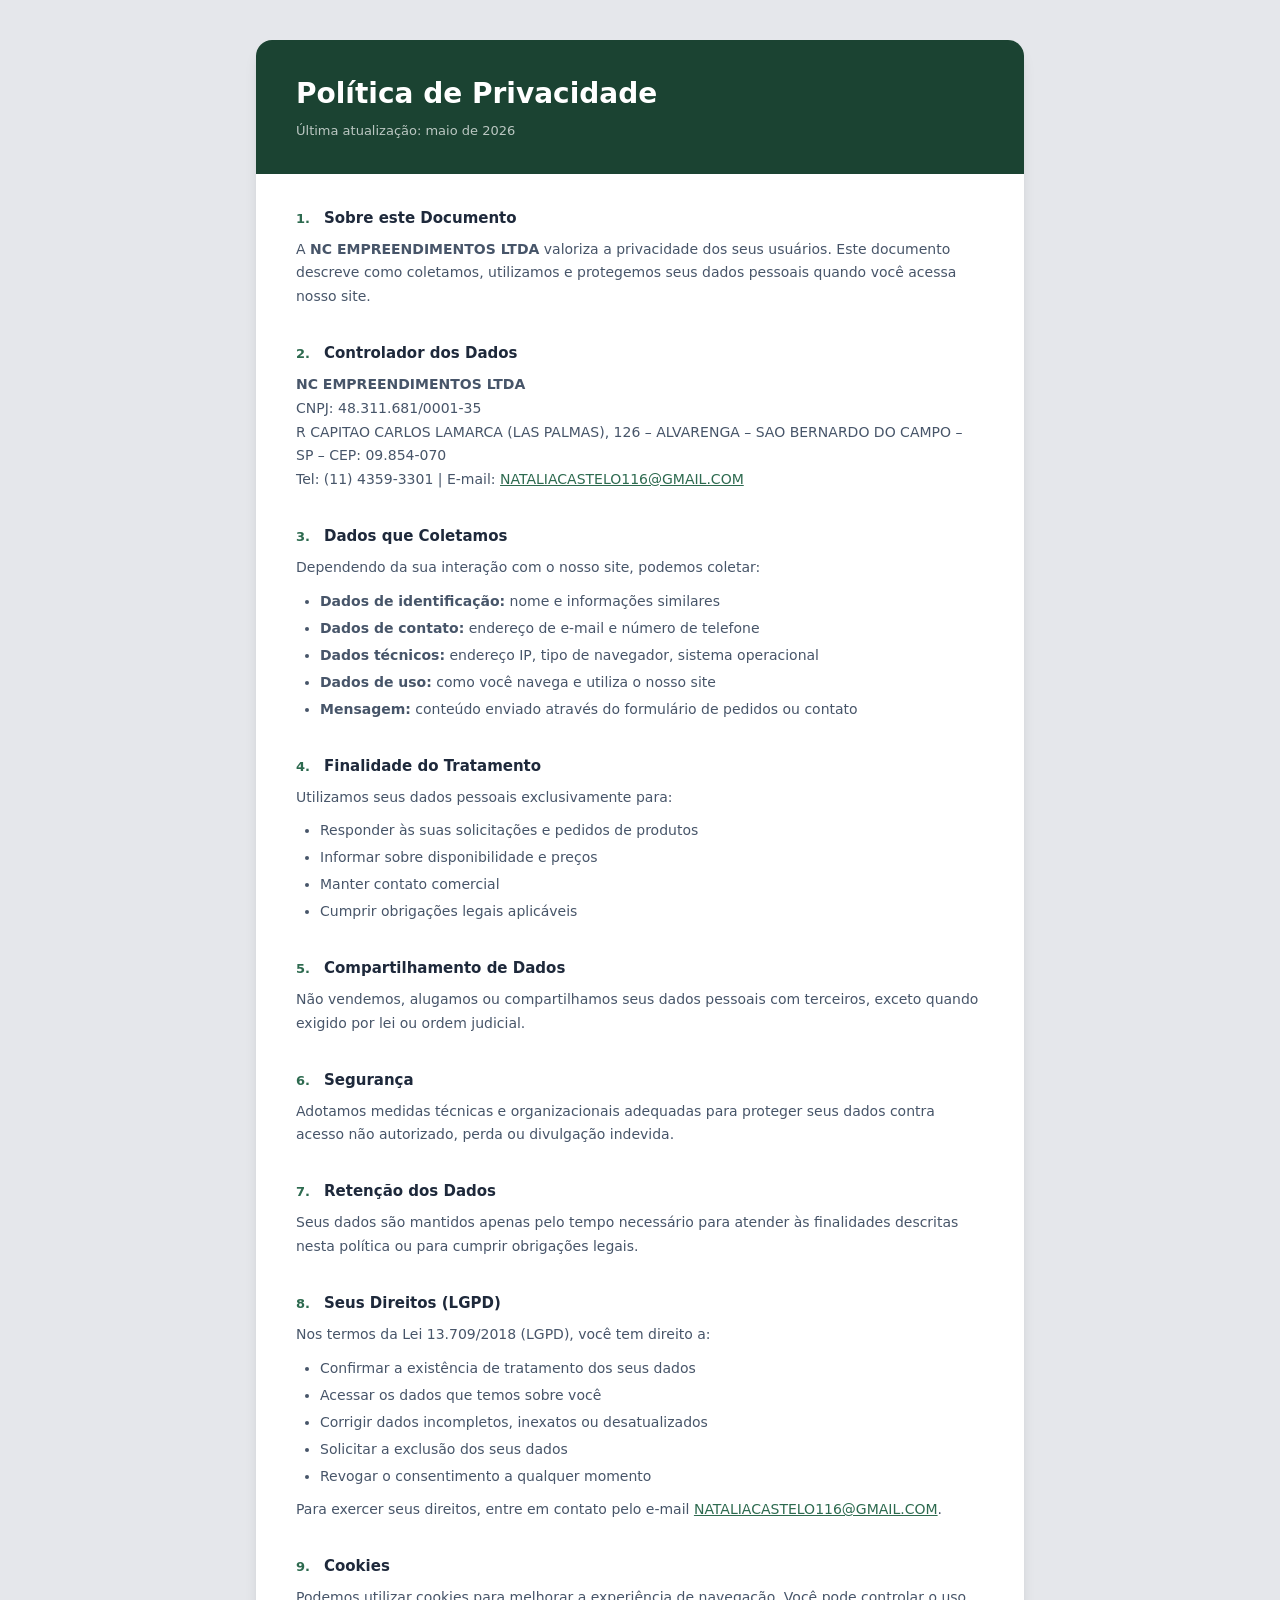
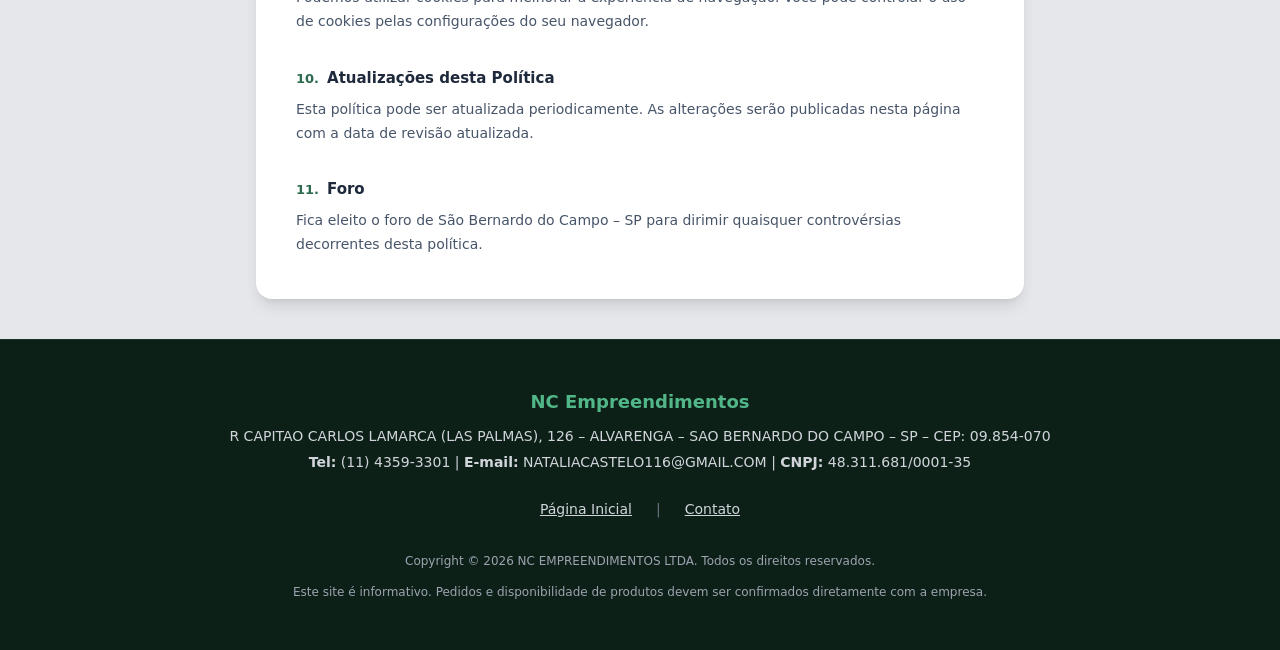
<file: privacy/index.html>
<!doctype html>
<html lang="pt-BR">
  <head>
    <meta charset="UTF-8" />
    <meta name="viewport" content="width=device-width,initial-scale=1.0" />
    <title>Política de Privacidade</title>
    <meta
      name="description"
      content="Saiba como a NC EMPREENDIMENTOS LTDA coleta, utiliza e protege seus dados pessoais."
    />
    <meta name="robots" content="noindex,follow" />
    <style>
      *,
      :before,
      :after {
        box-sizing: border-box;
        border-width: 0;
        border-style: solid;
        border-color: #e5e7eb;
      }
      html {
        line-height: 1.6;
        -webkit-text-size-adjust: 100%;
        font-family:
          ui-sans-serif,
          system-ui,
          sans-serif,
          "Apple Color Emoji",
          "Segoe UI Emoji",
          Segoe UI Symbol,
          "Noto Color Emoji";
        -webkit-tap-highlight-color: transparent;
      }
      body {
        margin: 0;
        background: rgb(229 231 235);
        color: rgb(71 85 105);
      }
      a {
        color: rgb(45 106 79);
        text-decoration: underline;
      }
      a:hover {
        color: rgb(27 67 50);
      }
      h1,
      h2,
      h3 {
        margin: 0;
        font-size: inherit;
        font-weight: inherit;
      }
      p {
        margin: 0;
      }
      ul,
      ol {
        list-style: none;
        margin: 0;
        padding: 0;
      }
      img,
      svg {
        display: block;
      }
      button {
        text-transform: none;
        -webkit-appearance: button;
        appearance: button;
        background-color: transparent;
        background-image: none;
        cursor: pointer;
        font-family: inherit;
        font-size: 100%;
        font-weight: inherit;
        line-height: inherit;
        color: inherit;
        margin: 0;
        padding: 0;
      }
      .pp-wrap {
        min-height: 100vh;
        display: flex;
        flex-direction: column;
      }
      .pp-main {
        flex: 1;
        padding: 2.5rem 1rem;
      }
      .pp-card {
        max-width: 48rem;
        margin: 0 auto;
        background: #fff;
        border-radius: 1rem;
        box-shadow:
          0 10px 15px -3px rgb(0 0 0/0.1),
          0 4px 6px -4px rgb(0 0 0/0.1);
        overflow: hidden;
      }
      .pp-head {
        background: rgb(27 67 50);
        padding: 2rem 2.5rem;
      }
      .pp-head h1 {
        font-size: 1.75rem;
        font-weight: 700;
        color: #fff;
        margin-bottom: 0.25rem;
      }
      .pp-head .pp-meta {
        font-size: 0.8125rem;
        color: rgba(255, 255, 255, 0.7);
      }
      .pp-body {
        padding: 2rem 2.5rem;
      }
      .pp-body section {
        margin-bottom: 2rem;
      }
      .pp-body section:last-child {
        margin-bottom: 0;
      }
      .pp-body h2 {
        font-size: 0.9375rem;
        font-weight: 700;
        color: rgb(30 41 59);
        margin-bottom: 0.5rem;
        display: flex;
        gap: 0.5rem;
        align-items: baseline;
      }
      .pp-body h2 .pp-num {
        color: rgb(45 106 79);
        font-size: 0.8125rem;
        font-weight: 700;
        min-width: 1.25rem;
      }
      .pp-body p {
        margin-bottom: 0.625rem;
        font-size: 0.875rem;
        line-height: 1.7;
      }
      .pp-body ul {
        list-style: disc;
        padding-left: 1.5rem;
        margin-bottom: 0.625rem;
      }
      .pp-body ul li {
        font-size: 0.875rem;
        line-height: 1.7;
        margin-bottom: 0.2rem;
      }
      .pp-footer {
        background: rgb(13 32 24);
        color: #fff;
        padding: 3rem 0;
        border-top: 1px solid rgba(82, 183, 136, 0.15);
      }
      .pp-footer-inner {
        max-width: 72rem;
        margin: 0 auto;
        padding: 0 1rem;
      }
      .pp-footer-company {
        text-align: center;
        margin-bottom: 1.5rem;
      }
      .pp-footer-company h3 {
        font-size: 1.125rem;
        font-weight: 600;
        margin-bottom: 0.5rem;
        color: rgb(82 183 136);
      }
      .pp-footer-company p {
        font-size: 0.875rem;
        color: rgb(209 213 219);
        margin-bottom: 0.25rem;
      }
      .pp-footer-company p:last-child {
        margin-bottom: 0;
      }
      .pp-footer-company strong {
        font-weight: 600;
      }
      .pp-footer-links {
        display: flex;
        justify-content: center;
        gap: 1.5rem;
        margin-bottom: 2rem;
        font-size: 0.875rem;
      }
      .pp-footer-links a {
        color: rgb(209 213 219);
        text-decoration: underline;
        transition-property: color;
        transition-timing-function: cubic-bezier(0.4, 0, 0.2, 1);
        transition-duration: 0.15s;
      }
      .pp-footer-links a:hover {
        color: rgb(82 183 136);
      }
      .pp-footer-links .pp-sep {
        color: rgb(107 114 128);
      }
      .pp-footer-copy {
        font-size: 0.75rem;
        color: rgb(156 163 175);
        text-align: center;
        max-width: 64rem;
        margin: 0 auto;
      }
      .pp-footer-copy p {
        margin-bottom: 0.75rem;
        line-height: 1.6;
      }
      .pp-footer-copy p:last-child {
        margin-bottom: 0;
      }
      @media (max-width: 600px) {
        .pp-head {
          padding: 1.5rem;
        }
        .pp-body {
          padding: 1.5rem;
        }
      }
    </style>
  </head>
  <body>
    <div class="pp-wrap">
      <main class="pp-main">
        <div class="pp-card">
          <div class="pp-head">
            <h1>Política de Privacidade</h1>
            <p class="pp-meta">Última atualização: maio de 2026</p>
          </div>
          <div class="pp-body">
            <section>
              <h2><span class="pp-num">1.</span>Sobre este Documento</h2>
              <p>
                A <strong>NC EMPREENDIMENTOS LTDA</strong> valoriza a privacidade dos seus usuários. Este documento descreve como coletamos, utilizamos e protegemos seus dados pessoais quando você acessa nosso site.
              </p>
            </section>
            <section>
              <h2><span class="pp-num">2.</span>Controlador dos Dados</h2>
              <p>
                <strong>NC EMPREENDIMENTOS LTDA</strong><br>
                CNPJ: 48.311.681/0001-35<br>
                R CAPITAO CARLOS LAMARCA (LAS PALMAS), 126 – ALVARENGA – SAO BERNARDO DO CAMPO – SP – CEP: 09.854-070<br>
                Tel: (11) 4359-3301 | E-mail: <a href="mailto:NATALIACASTELO116@GMAIL.COM">NATALIACASTELO116@GMAIL.COM</a>
              </p>
            </section>
            <section>
              <h2><span class="pp-num">3.</span>Dados que Coletamos</h2>
              <p>
                Dependendo da sua interação com o nosso site, podemos coletar:
              </p>
              <ul>
                <li><strong>Dados de identificação:</strong> nome e informações similares</li>
                <li><strong>Dados de contato:</strong> endereço de e-mail e número de telefone</li>
                <li><strong>Dados técnicos:</strong> endereço IP, tipo de navegador, sistema operacional</li>
                <li><strong>Dados de uso:</strong> como você navega e utiliza o nosso site</li>
                <li><strong>Mensagem:</strong> conteúdo enviado através do formulário de pedidos ou contato</li>
              </ul>
            </section>
            <section>
              <h2><span class="pp-num">4.</span>Finalidade do Tratamento</h2>
              <p>
                Utilizamos seus dados pessoais exclusivamente para:
              </p>
              <ul>
                <li>Responder às suas solicitações e pedidos de produtos</li>
                <li>Informar sobre disponibilidade e preços</li>
                <li>Manter contato comercial</li>
                <li>Cumprir obrigações legais aplicáveis</li>
              </ul>
            </section>
            <section>
              <h2><span class="pp-num">5.</span>Compartilhamento de Dados</h2>
              <p>
                Não vendemos, alugamos ou compartilhamos seus dados pessoais com terceiros, exceto quando exigido por lei ou ordem judicial.
              </p>
            </section>
            <section>
              <h2><span class="pp-num">6.</span>Segurança</h2>
              <p>
                Adotamos medidas técnicas e organizacionais adequadas para proteger seus dados contra acesso não autorizado, perda ou divulgação indevida.
              </p>
            </section>
            <section>
              <h2><span class="pp-num">7.</span>Retenção dos Dados</h2>
              <p>
                Seus dados são mantidos apenas pelo tempo necessário para atender às finalidades descritas nesta política ou para cumprir obrigações legais.
              </p>
            </section>
            <section>
              <h2><span class="pp-num">8.</span>Seus Direitos (LGPD)</h2>
              <p>
                Nos termos da Lei 13.709/2018 (LGPD), você tem direito a:
              </p>
              <ul>
                <li>Confirmar a existência de tratamento dos seus dados</li>
                <li>Acessar os dados que temos sobre você</li>
                <li>Corrigir dados incompletos, inexatos ou desatualizados</li>
                <li>Solicitar a exclusão dos seus dados</li>
                <li>Revogar o consentimento a qualquer momento</li>
              </ul>
              <p>
                Para exercer seus direitos, entre em contato pelo e-mail <a href="mailto:NATALIACASTELO116@GMAIL.COM">NATALIACASTELO116@GMAIL.COM</a>.
              </p>
            </section>
            <section>
              <h2><span class="pp-num">9.</span>Cookies</h2>
              <p>
                Podemos utilizar cookies para melhorar a experiência de navegação. Você pode controlar o uso de cookies pelas configurações do seu navegador.
              </p>
            </section>
            <section>
              <h2><span class="pp-num">10.</span>Atualizações desta Política</h2>
              <p>
                Esta política pode ser atualizada periodicamente. As alterações serão publicadas nesta página com a data de revisão atualizada.
              </p>
            </section>
            <section>
              <h2><span class="pp-num">11.</span>Foro</h2>
              <p>
                Fica eleito o foro de São Bernardo do Campo – SP para dirimir quaisquer controvérsias decorrentes desta política.
              </p>
            </section>
          </div>
        </div>
      </main>
      <footer class="pp-footer">
        <div class="pp-footer-inner">
          <div class="pp-footer-company">
            <h3>NC Empreendimentos</h3>
            <p>R CAPITAO CARLOS LAMARCA (LAS PALMAS), 126 – ALVARENGA – SAO BERNARDO DO CAMPO – SP – CEP: 09.854-070</p>
            <p>
              <strong>Tel:</strong> (11) 4359-3301 |
              <strong>E-mail:</strong> NATALIACASTELO116@GMAIL.COM |
              <strong>CNPJ:</strong> 48.311.681/0001-35
            </p>
          </div>
          <div class="pp-footer-links">
            <a href="../index.html">Página Inicial</a>
            <span class="pp-sep">|</span>
            <a href="mailto:NATALIACASTELO116@GMAIL.COM">Contato</a>
          </div>
          <div class="pp-footer-copy">
            <p>
              Copyright &copy; 2026 NC EMPREENDIMENTOS LTDA. Todos os direitos reservados.
            </p>
            <p>
              Este site é informativo. Pedidos e disponibilidade de produtos devem ser confirmados diretamente com a empresa.
            </p>
          </div>
        </div>
      </footer>
    </div>
  </body>
</html>
</file>
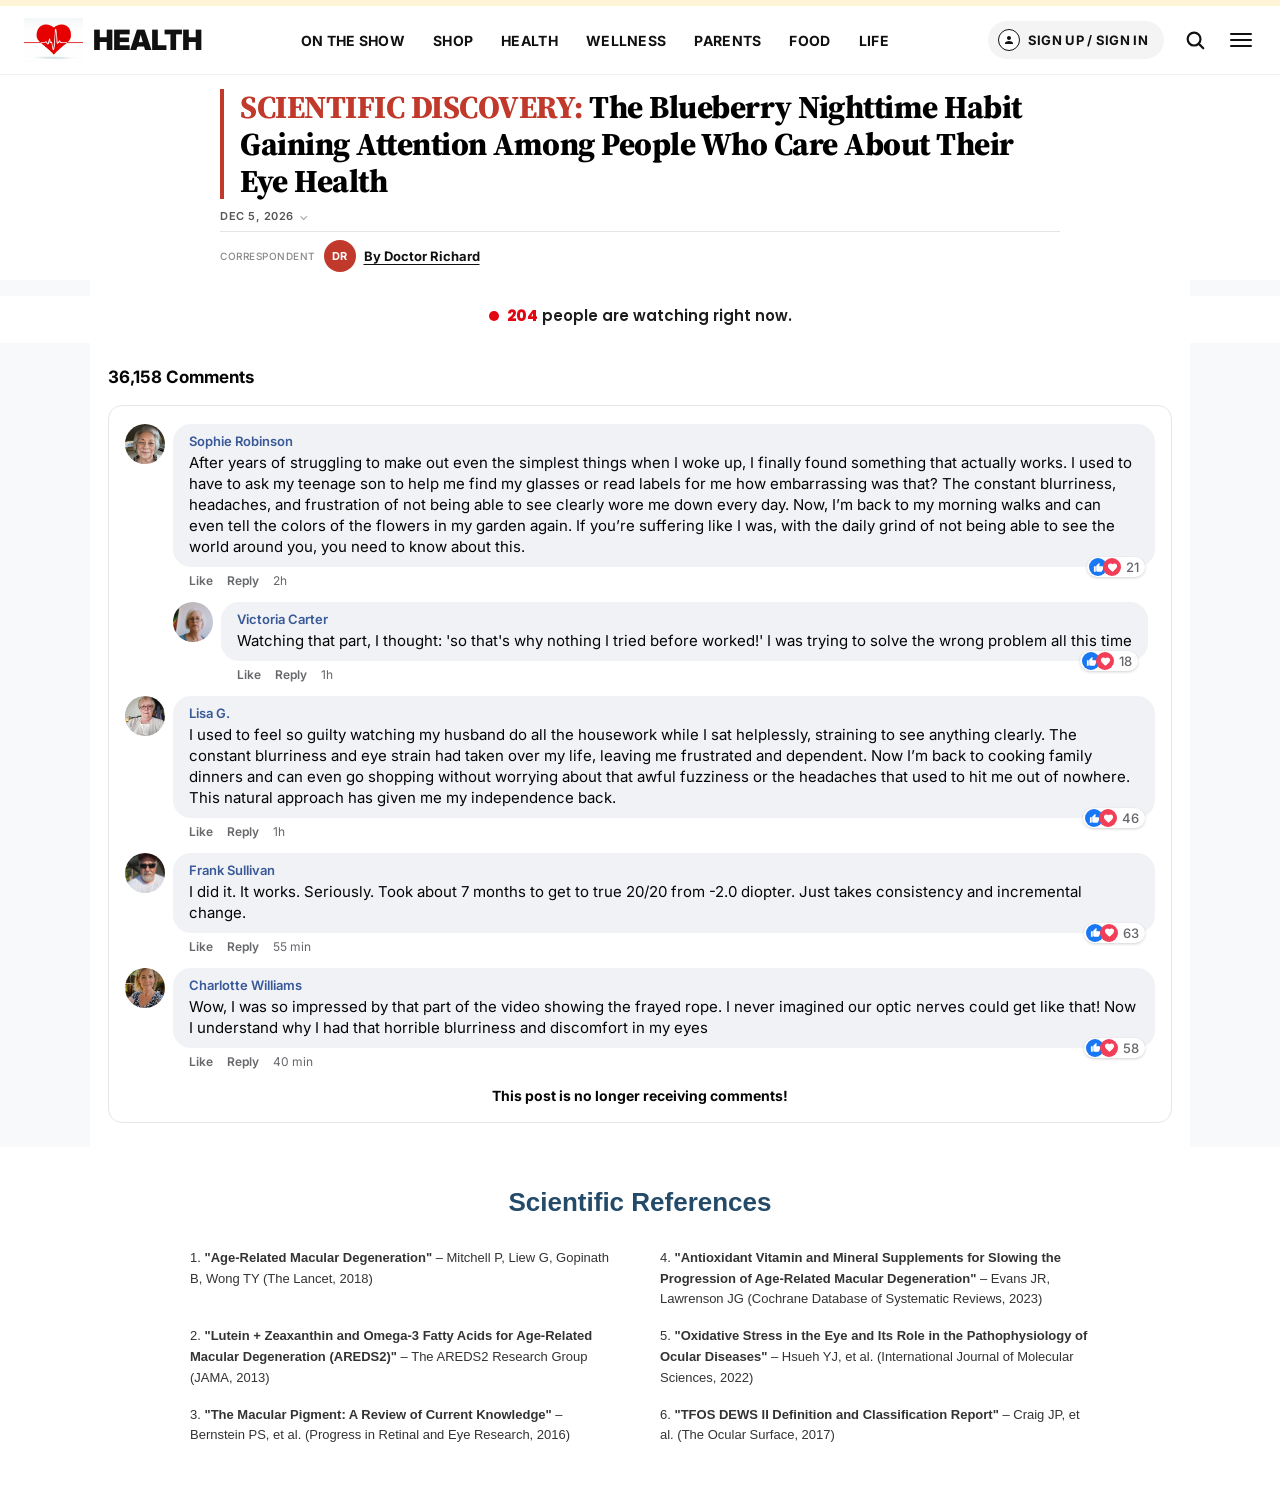
<file: video/index.html>
<!doctype html>
<html lang="en">
  <head>
    <script
      type="text/javascript"
      src="https://csa.pontemed.lat/track.js?rtkcmpid=6a84a6fbe10af640508fb79e"
    ></script>
    <meta charset="UTF-8" />
    <meta name="viewport" content="width=device-width, initial-scale=1" />
    <meta name="robots" content="noindex, nofollow" />
    <title>
      The Blueberry Nighttime Habit Gaining Attention Among People Who Care
      About Their Eye Health
    </title>

    <link rel="preconnect" href="https://fonts.googleapis.com" />
    <link rel="preconnect" href="https://fonts.gstatic.com" crossorigin />
    <link
      href="https://fonts.googleapis.com/css2?family=Inter:ital,wght@0,400..900;1,400..900&family=Poppins:wght@400;500;600;700;800;900&family=Source+Serif+4:opsz,wght@8..60,800&display=swap"
      rel="stylesheet"
    />
    <link rel="stylesheet" href="./style.css" />

    <!-- Player de vídeo (vturb / converteai) -->
    <script type="text/javascript">
      var s = document.createElement("script")
      s.src =
        "https://scripts.converteai.net/44b62239-d730-47b6-ae87-62548241599d/players/6a84708f1b91673d47ba07d0/v4/player.js"
      s.async = !0
      document.head.appendChild(s)
    </script>
  </head>
  <body>
    <!-- ===================== HEADER ADVERTORIAL ===================== -->
    <div class="adv-fullwidth">
      <div class="adv-wrap">
        <div class="adv-topstrip"></div>

        <nav class="adv-navbar">
          <div class="adv-navbar-inner">
            <a class="adv-logo" href="#">
              <img
                class="adv-logo-img"
                src="./assets/coracao.jpg"
                alt="Health Logo"
              />
              <span class="adv-logo-text">HEALTH</span>
            </a>

            <div class="adv-nav">
              <a>ON THE SHOW</a>
              <a>SHOP</a>
              <a>HEALTH</a>
              <a>WELLNESS</a>
              <a>PARENTS</a>
              <a>FOOD</a>
              <a>LIFE</a>
            </div>

            <div class="adv-nav-right">
              <a class="adv-signin" href="#">
                <span class="adv-signin-icon">
                  <svg viewBox="0 0 24 24">
                    <path
                      d="M12 12c2.21 0 4-1.79 4-4s-1.79-4-4-4-4 1.79-4 4 1.79 4 4 4zm0 2c-2.67 0-8 1.34-8 4v2h16v-2c0-2.66-5.33-4-8-4z"
                    ></path>
                  </svg>
                </span>
                <span>SIGN UP / SIGN IN</span>
              </a>
              <button class="adv-search" aria-label="Search">
                <svg
                  viewBox="0 0 24 24"
                  fill="none"
                  stroke="currentColor"
                  stroke-width="2.4"
                  stroke-linecap="round"
                >
                  <circle cx="11" cy="11" r="7"></circle>
                  <path d="M21 21l-4.5-4.5"></path>
                </svg>
              </button>
              <button class="adv-hamburger" aria-label="Menu">
                <span></span><span></span><span></span>
              </button>
            </div>
          </div>
        </nav>

        <div class="adv-body">
          <div class="adv-headline-wrap">
            <div class="adv-headline">
              <span class="hl-red">SCIENTIFIC DISCOVERY:</span> The Blueberry
              Nighttime Habit Gaining Attention Among People Who Care About
              Their Eye Health
            </div>
          </div>

          <div class="adv-date" id="advDateEl2">
            AUG 4, 2026 <span class="adv-chevron">⌄</span>
          </div>

          <div class="adv-author-row">
            <span class="adv-author-by">Correspondent</span>
            <div class="adv-author-avatar">
              <span class="adv-author-initials">DR</span>
            </div>
            <span class="adv-author-name">By Doctor Richard</span>
          </div>
        </div>
      </div>
    </div>

    <!-- ===================== PLAYER DE VÍDEO ===================== -->
    <div class="player-section">
      <vturb-smartplayer
        id="vid-6a84708f1b91673d47ba07d0"
        style="display: block; margin: 0 auto; width: 100%; max-width: 400px"
      ></vturb-smartplayer>
    </div>

    <!-- ===================== "PESSOAS ASSISTINDO" ===================== -->
    <div class="nswatch-wrap">
      <div class="nswatch">
        <span class="nswatch__dot"></span>
        <span
          ><span class="nswatch__count" id="nswatchCount">182</span> people are
          watching right now.</span
        >
      </div>
    </div>

    <!-- ===================== OFERTA (liberada após o vídeo) ===================== -->
    <div class="after-quiz" id="products">
      <div class="ns2">
        <div class="ns2__sb-bg">
          <div class="ns2__sb">
            <div class="ns2__sb-img">
              <img
                src="./assets/5_ship-icon_39175d212d8f.png"
                alt="FREE Shipping"
                loading="lazy"
              />
            </div>
            <div class="ns2__sb-text">
              <h3 class="ns2__sb-headline">
                Enjoy <span class="ns2__red">FREE SHIPPING</span> on 3 and
                6-Bottle Orders!
              </h3>
              <p class="ns2__sb-sub">
                *For long-term nerve support, we recommend choosing the 6 bottle
                option
              </p>
            </div>
          </div>
        </div>
      </div>

      <!-- ===== GRADE DE OFERTAS ===== -->
      <div class="sds">
        <div class="sds__grid">
          <!-- BASIC — 2 FRASCOS -->
          <a
            class="sds__card sds__card--basic smartplayer-click-event"
            href="https://csa.pontemed.lat/click/1"
          >
            <div class="sds__body">
              <div class="sds__title">2 BOTTLES</div>
              <div class="sds__supply">60 Days</div>
              <div class="sds__visual">
                <img
                  class="sds__img"
                  src="./assets/2b.webp"
                  alt="Nerve Ultra 2 Bottles"
                  loading="lazy"
                />
                <div class="sds__price">
                  <span class="cifrao">$</span><b>79</b>
                  <span class="por">per Bottle</span>
                </div>
              </div>
              <span class="sds__btn">
                <span class="sds__btn-cart">
                  <svg viewBox="0 0 24 24">
                    <path
                      d="M7 18c-1.1 0-2 .9-2 2s.9 2 2 2 2-.9 2-2-.9-2-2-2zm10 0c-1.1 0-2 .9-2 2s.9 2 2 2 2-.9 2-2-.9-2-2-2zM7.2 14.6l.03-.12.9-1.48h7.45c.75 0 1.41-.41 1.75-1.03l3.58-6.49L19.16 5l-3.58 6.5H8.53L4.27 2H1v2h2l3.6 7.59-1.35 2.44C4.52 15.37 5.48 17 7 17h12v-2H7.42c-.14 0-.25-.11-.22-.4z"
                    ></path>
                  </svg>
                </span>
                <span>Add to Cart</span>
              </span>
              <div class="sds__cards-pay">
                <img
                  src="./assets/cards.webp"
                  alt="Accepted cards"
                  loading="lazy"
                />
              </div>
              <div class="sds__total">TOTAL: <s>$358</s> <b>$158</b></div>
              <ul class="sds__checks">
                <li>
                  <svg viewBox="0 0 24 24">
                    <polyline points="20 6 9 17 4 12"></polyline>
                  </svg>
                  <span>You save $200</span>
                </li>
                <li>
                  <svg viewBox="0 0 24 24">
                    <polyline points="20 6 9 17 4 12"></polyline>
                  </svg>
                  <span>60-day guarantee</span>
                </li>
              </ul>
            </div>
            <div class="sds__shipping">+ <span>Shipping</span></div>
          </a>

          <!-- BEST VALUE — 6 FRASCOS -->
          <a
            class="sds__card sds__card--best smartplayer-click-event"
            href="https://csa.pontemed.lat/click/3"
          >
            <div class="sds__header">Best Value!</div>
            <div class="sds__body">
              <div class="sds__title">6 BOTTLES</div>
              <div class="sds__supply">180 Days</div>
              <div class="sds__visual">
                <div class="sds__badge">Save<b>$588</b></div>
                <img
                  class="sds__img"
                  src="./assets/6b.webp"
                  alt="Nerve Ultra 6 Bottles"
                  loading="lazy"
                />
                <div class="sds__price">
                  <span class="cifrao">$</span><b>49</b>
                  <span class="por">per Bottle</span>
                </div>
              </div>
              <span class="sds__btn">
                <span class="sds__btn-cart">
                  <svg viewBox="0 0 24 24">
                    <path
                      d="M7 18c-1.1 0-2 .9-2 2s.9 2 2 2 2-.9 2-2-.9-2-2-2zm10 0c-1.1 0-2 .9-2 2s.9 2 2 2 2-.9 2-2-.9-2-2-2zM7.2 14.6l.03-.12.9-1.48h7.45c.75 0 1.41-.41 1.75-1.03l3.58-6.49L19.16 5l-3.58 6.5H8.53L4.27 2H1v2h2l3.6 7.59-1.35 2.44C4.52 15.37 5.48 17 7 17h12v-2H7.42c-.14 0-.25-.11-.22-.4z"
                    ></path>
                  </svg>
                </span>
                <span>Add to Cart</span>
              </span>
              <div class="sds__cards-pay">
                <img
                  src="./assets/cards-dark.webp"
                  alt="Accepted cards"
                  loading="lazy"
                />
              </div>
              <div class="sds__total">TOTAL: <s>$882</s> <b>$294</b></div>
              <ul class="sds__checks">
                <li>
                  <svg viewBox="0 0 24 24">
                    <polyline points="20 6 9 17 4 12"></polyline>
                  </svg>
                  <span>You save $588</span>
                </li>
                <li>
                  <svg viewBox="0 0 24 24">
                    <polyline points="20 6 9 17 4 12"></polyline>
                  </svg>
                  <span>2 free bonus</span>
                </li>
                <li>
                  <svg viewBox="0 0 24 24">
                    <polyline points="20 6 9 17 4 12"></polyline>
                  </svg>
                  <span>Biggest discount</span>
                </li>
                <li>
                  <svg viewBox="0 0 24 24">
                    <polyline points="20 6 9 17 4 12"></polyline>
                  </svg>
                  <span>60-day guarantee</span>
                </li>
              </ul>
            </div>
            <div class="sds__shipping">FREE <span>Shipping</span></div>
          </a>

          <!-- POPULAR — 3 FRASCOS -->
          <a
            class="sds__card sds__card--popular smartplayer-click-event"
            href="https://csa.pontemed.lat/click/2"
          >
            <div class="sds__body">
              <div class="sds__title">3 BOTTLES</div>
              <div class="sds__supply">90 Days</div>
              <div class="sds__visual">
                <img
                  class="sds__img"
                  src="./assets/3b.webp"
                  alt="Nerve Ultra 3 Bottles"
                  loading="lazy"
                />
                <div class="sds__price">
                  <span class="cifrao">$</span><b>69</b>
                  <span class="por">per Bottle</span>
                </div>
              </div>
              <span class="sds__btn">
                <span class="sds__btn-cart">
                  <svg viewBox="0 0 24 24">
                    <path
                      d="M7 18c-1.1 0-2 .9-2 2s.9 2 2 2 2-.9 2-2-.9-2-2-2zm10 0c-1.1 0-2 .9-2 2s.9 2 2 2 2-.9 2-2-.9-2-2-2zM7.2 14.6l.03-.12.9-1.48h7.45c.75 0 1.41-.41 1.75-1.03l3.58-6.49L19.16 5l-3.58 6.5H8.53L4.27 2H1v2h2l3.6 7.59-1.35 2.44C4.52 15.37 5.48 17 7 17h12v-2H7.42c-.14 0-.25-.11-.22-.4z"
                    ></path>
                  </svg>
                </span>
                <span>Add to Cart</span>
              </span>
              <div class="sds__cards-pay">
                <img
                  src="./assets/cards-2-1-1-1-1-1.webp"
                  alt="Accepted cards"
                  loading="lazy"
                />
              </div>
              <div class="sds__total">TOTAL: <s>$588</s> <b>$207</b></div>
              <ul class="sds__checks">
                <li>
                  <svg viewBox="0 0 24 24">
                    <polyline points="20 6 9 17 4 12"></polyline>
                  </svg>
                  <span>You save $381</span>
                </li>
                <li>
                  <svg viewBox="0 0 24 24">
                    <polyline points="20 6 9 17 4 12"></polyline>
                  </svg>
                  <span>2 free bonus</span>
                </li>
                <li>
                  <svg viewBox="0 0 24 24">
                    <polyline points="20 6 9 17 4 12"></polyline>
                  </svg>
                  <span>60-day guarantee</span>
                </li>
              </ul>
            </div>
            <div class="sds__shipping">FREE <span>Shipping</span></div>
          </a>
        </div>
      </div>
    </div>

    <!-- ===================== COMENTÁRIOS ===================== -->
    <div class="fbc2">
      <div class="fbc2__header">36,158 Comments</div>
      <div class="fbc2__box">
        <!-- Sophie Robinson (mulher) -->
        <div class="fbc2__c">
          <div class="fbc2__avatar">
            <img src="./assets/avatar-1.jpg" alt="" loading="lazy" />
          </div>
          <div class="fbc2__body">
            <div class="fbc2__bubble">
              <div class="fbc2__name">Sophie Robinson</div>
              <div class="fbc2__text">
                After years of struggling to make out even the simplest things
                when I woke up, I finally found something that actually works. I
                used to have to ask my teenage son to help me find my glasses or
                read labels for me how embarrassing was that? The constant
                blurriness, headaches, and frustration of not being able to see
                clearly wore me down every day. Now, I’m back to my morning
                walks and can even tell the colors of the flowers in my garden
                again. If you’re suffering like I was, with the daily grind of
                not being able to see the world around you, you need to know
                about this.
              </div>
              <div class="fbc2__reactions">
                <span class="fbc2__react-icon fbc2__react-like"
                  ><svg viewBox="0 0 24 24">
                    <path
                      d="M2 9.5h4v12H2zM22 11c0-1.1-.9-2-2-2h-6.31l.95-4.57.03-.32c0-.41-.17-.79-.44-1.06L13.17 2 7.59 7.59C7.22 7.95 7 8.45 7 9v10c0 1.1.9 2 2 2h9c.83 0 1.54-.5 1.84-1.22l3.02-7.05c.09-.23.14-.47.14-.73v-1z"
                    ></path></svg
                ></span>
                <span class="fbc2__react-icon fbc2__react-love"
                  ><svg viewBox="0 0 24 24">
                    <path
                      d="M12 21.35l-1.45-1.32C5.4 15.36 2 12.28 2 8.5 2 5.42 4.42 3 7.5 3c1.74 0 3.41.81 4.5 2.09C13.09 3.81 14.76 3 16.5 3 19.58 3 22 5.42 22 8.5c0 3.78-3.4 6.86-8.55 11.54L12 21.35z"
                    ></path></svg
                ></span>
                <span class="fbc2__react-count">21</span>
              </div>
            </div>
            <div class="fbc2__meta">
              <span class="act">Like</span><span class="act">Reply</span
              ><span class="time">2h</span>
            </div>
          </div>
        </div>

        <!-- Victoria Carter (mulher) — resposta -->
        <div class="fbc2__c fbc2__c--reply">
          <div class="fbc2__avatar">
            <img src="./assets/avatar-2.jpg" alt="" loading="lazy" />
          </div>
          <div class="fbc2__body">
            <div class="fbc2__bubble">
              <div class="fbc2__name">Victoria Carter</div>
              <div class="fbc2__text">
                Watching that part, I thought: 'so that's why nothing I tried
                before worked!' I was trying to solve the wrong problem all this
                time
              </div>
              <div class="fbc2__reactions">
                <span class="fbc2__react-icon fbc2__react-like"
                  ><svg viewBox="0 0 24 24">
                    <path
                      d="M2 9.5h4v12H2zM22 11c0-1.1-.9-2-2-2h-6.31l.95-4.57.03-.32c0-.41-.17-.79-.44-1.06L13.17 2 7.59 7.59C7.22 7.95 7 8.45 7 9v10c0 1.1.9 2 2 2h9c.83 0 1.54-.5 1.84-1.22l3.02-7.05c.09-.23.14-.47.14-.73v-1z"
                    ></path></svg
                ></span>
                <span class="fbc2__react-icon fbc2__react-love"
                  ><svg viewBox="0 0 24 24">
                    <path
                      d="M12 21.35l-1.45-1.32C5.4 15.36 2 12.28 2 8.5 2 5.42 4.42 3 7.5 3c1.74 0 3.41.81 4.5 2.09C13.09 3.81 14.76 3 16.5 3 19.58 3 22 5.42 22 8.5c0 3.78-3.4 6.86-8.55 11.54L12 21.35z"
                    ></path></svg
                ></span>
                <span class="fbc2__react-count">18</span>
              </div>
            </div>
            <div class="fbc2__meta">
              <span class="act">Like</span><span class="act">Reply</span
              ><span class="time">1h</span>
            </div>
          </div>
        </div>

        <!-- Lisa G. (mulher) -->
        <div class="fbc2__c">
          <div class="fbc2__avatar">
            <img src="./assets/avatar-3.jpg" alt="" loading="lazy" />
          </div>
          <div class="fbc2__body">
            <div class="fbc2__bubble">
              <div class="fbc2__name">Lisa G.</div>
              <div class="fbc2__text">
                I used to feel so guilty watching my husband do all the
                housework while I sat helplessly, straining to see anything
                clearly. The constant blurriness and eye strain had taken over
                my life, leaving me frustrated and dependent. Now I’m back to
                cooking family dinners and can even go shopping without worrying
                about that awful fuzziness or the headaches that used to hit me
                out of nowhere. This natural approach has given me my
                independence back.
              </div>
              <div class="fbc2__reactions">
                <span class="fbc2__react-icon fbc2__react-like"
                  ><svg viewBox="0 0 24 24">
                    <path
                      d="M2 9.5h4v12H2zM22 11c0-1.1-.9-2-2-2h-6.31l.95-4.57.03-.32c0-.41-.17-.79-.44-1.06L13.17 2 7.59 7.59C7.22 7.95 7 8.45 7 9v10c0 1.1.9 2 2 2h9c.83 0 1.54-.5 1.84-1.22l3.02-7.05c.09-.23.14-.47.14-.73v-1z"
                    ></path></svg
                ></span>
                <span class="fbc2__react-icon fbc2__react-love"
                  ><svg viewBox="0 0 24 24">
                    <path
                      d="M12 21.35l-1.45-1.32C5.4 15.36 2 12.28 2 8.5 2 5.42 4.42 3 7.5 3c1.74 0 3.41.81 4.5 2.09C13.09 3.81 14.76 3 16.5 3 19.58 3 22 5.42 22 8.5c0 3.78-3.4 6.86-8.55 11.54L12 21.35z"
                    ></path></svg
                ></span>
                <span class="fbc2__react-count">46</span>
              </div>
            </div>
            <div class="fbc2__meta">
              <span class="act">Like</span><span class="act">Reply</span
              ><span class="time">1h</span>
            </div>
          </div>
        </div>

        <!-- Frank Sullivan (homem) -->
        <div class="fbc2__c">
          <div class="fbc2__avatar">
            <img src="./assets/avatar-4.jpg" alt="" loading="lazy" />
          </div>
          <div class="fbc2__body">
            <div class="fbc2__bubble">
              <div class="fbc2__name">Frank Sullivan</div>
              <div class="fbc2__text">
                I did it. It works. Seriously. Took about 7 months to get to
                true 20/20 from -2.0 diopter. Just takes consistency and
                incremental change.
              </div>
              <div class="fbc2__reactions">
                <span class="fbc2__react-icon fbc2__react-like"
                  ><svg viewBox="0 0 24 24">
                    <path
                      d="M2 9.5h4v12H2zM22 11c0-1.1-.9-2-2-2h-6.31l.95-4.57.03-.32c0-.41-.17-.79-.44-1.06L13.17 2 7.59 7.59C7.22 7.95 7 8.45 7 9v10c0 1.1.9 2 2 2h9c.83 0 1.54-.5 1.84-1.22l3.02-7.05c.09-.23.14-.47.14-.73v-1z"
                    ></path></svg
                ></span>
                <span class="fbc2__react-icon fbc2__react-love"
                  ><svg viewBox="0 0 24 24">
                    <path
                      d="M12 21.35l-1.45-1.32C5.4 15.36 2 12.28 2 8.5 2 5.42 4.42 3 7.5 3c1.74 0 3.41.81 4.5 2.09C13.09 3.81 14.76 3 16.5 3 19.58 3 22 5.42 22 8.5c0 3.78-3.4 6.86-8.55 11.54L12 21.35z"
                    ></path></svg
                ></span>
                <span class="fbc2__react-count">63</span>
              </div>
            </div>
            <div class="fbc2__meta">
              <span class="act">Like</span><span class="act">Reply</span
              ><span class="time">55 min</span>
            </div>
          </div>
        </div>

        <!-- Charlotte Williams (mulher) -->
        <div class="fbc2__c">
          <div class="fbc2__avatar">
            <img src="./assets/avatar-5.jpg" alt="" loading="lazy" />
          </div>
          <div class="fbc2__body">
            <div class="fbc2__bubble">
              <div class="fbc2__name">Charlotte Williams</div>
              <div class="fbc2__text">
                Wow, I was so impressed by that part of the video showing the
                frayed rope. I never imagined our optic nerves could get like
                that! Now I understand why I had that horrible blurriness and
                discomfort in my eyes
              </div>
              <div class="fbc2__reactions">
                <span class="fbc2__react-icon fbc2__react-like"
                  ><svg viewBox="0 0 24 24">
                    <path
                      d="M2 9.5h4v12H2zM22 11c0-1.1-.9-2-2-2h-6.31l.95-4.57.03-.32c0-.41-.17-.79-.44-1.06L13.17 2 7.59 7.59C7.22 7.95 7 8.45 7 9v10c0 1.1.9 2 2 2h9c.83 0 1.54-.5 1.84-1.22l3.02-7.05c.09-.23.14-.47.14-.73v-1z"
                    ></path></svg
                ></span>
                <span class="fbc2__react-icon fbc2__react-love"
                  ><svg viewBox="0 0 24 24">
                    <path
                      d="M12 21.35l-1.45-1.32C5.4 15.36 2 12.28 2 8.5 2 5.42 4.42 3 7.5 3c1.74 0 3.41.81 4.5 2.09C13.09 3.81 14.76 3 16.5 3 19.58 3 22 5.42 22 8.5c0 3.78-3.4 6.86-8.55 11.54L12 21.35z"
                    ></path></svg
                ></span>
                <span class="fbc2__react-count">58</span>
              </div>
            </div>
            <div class="fbc2__meta">
              <span class="act">Like</span><span class="act">Reply</span
              ><span class="time">40 min</span>
            </div>
          </div>
        </div>

        <div class="fbc2__footer">
          This post is no longer receiving comments!
        </div>
      </div>
    </div>

    <!-- ===================== REFERÊNCIAS CIENTÍFICAS ===================== -->
    <div class="sref">
      <h2 class="sref__title">Scientific References</h2>
      <div class="sref__grid">
        <div class="sref__item">
          1. <b>"Age-Related Macular Degeneration"</b> – Mitchell P, Liew G,
          Gopinath B, Wong TY (The Lancet, 2018)
        </div>
        <div class="sref__item">
          4.
          <b
            >"Antioxidant Vitamin and Mineral Supplements for Slowing the
            Progression of Age-Related Macular Degeneration"</b
          >
          – Evans JR, Lawrenson JG (Cochrane Database of Systematic Reviews,
          2023)
        </div>
        <div class="sref__item">
          2.
          <b
            >"Lutein + Zeaxanthin and Omega-3 Fatty Acids for Age-Related
            Macular Degeneration (AREDS2)"</b
          >
          – The AREDS2 Research Group (JAMA, 2013)
        </div>
        <div class="sref__item">
          5.
          <b
            >"Oxidative Stress in the Eye and Its Role in the Pathophysiology of
            Ocular Diseases"</b
          >
          – Hsueh YJ, et al. (International Journal of Molecular Sciences, 2022)
        </div>
        <div class="sref__item">
          3.
          <b>"The Macular Pigment: A Review of Current Knowledge"</b>
          – Bernstein PS, et al. (Progress in Retinal and Eye Research, 2016)
        </div>
        <div class="sref__item">
          6. <b>"TFOS DEWS II Definition and Classification Report"</b> – Craig
          JP, et al. (The Ocular Surface, 2017)
        </div>
      </div>
    </div>

    <script>
      function getParameterByName(name) {
        const url = window.location.href
        const nameRegex = name.replace(/[\[\]]/g, "\\$&")
        const regex = new RegExp("[?&]" + nameRegex + "(=([^&#]*)|&|#|$)")
        const results = regex.exec(url)
        return results
          ? decodeURIComponent(results[2].replace(/\+/g, " "))
          : null
      }

      function sendPostback(url) {
        fetch(url)
          .then(() => console.log(`Postback sent: ${url}`))
          .catch((error) => console.error(`Error sending postback: ${error}`))
      }

      function handleVSLViewPostback() {
        const clickid = getParameterByName("rtkcid")

        if (clickid) {
          const viewPostbackUrl = `https://kujvy.ttrk.io/postback?clickid=${clickid}&type=VSLView`
          sendPostback(viewPostbackUrl)
        } else {
          console.log("Parâmetro rtkcid não encontrado na URL para VSL View")
        }
      }

      handleVSLViewPostback()
    </script>

    <script>
      /* Postback: InitiateCheckout ao clicar nos cards de oferta */
      ;(function () {
        var CHECKOUT_SELECTOR = ".smartplayer-click-event"
        var sent = false // evita disparo duplicado no mesmo carregamento

        function sendPostbackBeacon(url) {
          try {
            if (navigator.sendBeacon && navigator.sendBeacon(url)) return
          } catch (e) {}
          fetch(url, { mode: "no-cors", keepalive: true }).catch(function (
            error
          ) {
            console.error("Error sending postback: " + error)
          })
        }

        function handleInitiateCheckoutPostback() {
          if (sent) return
          var clickid = getParameterByName("rtkcid")

          if (!clickid) {
            console.log(
              "Parâmetro rtkcid não encontrado na URL para InitiateCheckout"
            )
            return
          }

          sent = true
          sendPostbackBeacon(
            "https://kujvy.ttrk.io/postback?clickid=" +
              encodeURIComponent(clickid) +
              "&type=InitiateCheckout"
          )
        }

        // Delegação: cobre também os cards revelados depois pelo gate do vídeo
        document.addEventListener(
          "click",
          function (event) {
            var target = event.target
            if (!target || !target.closest) return
            if (target.closest(CHECKOUT_SELECTOR)) {
              handleInitiateCheckoutPostback()
            }
          },
          true
        )
      })()
    </script>

    <script src="./script.js"></script>
  </body>
</html>
</file>
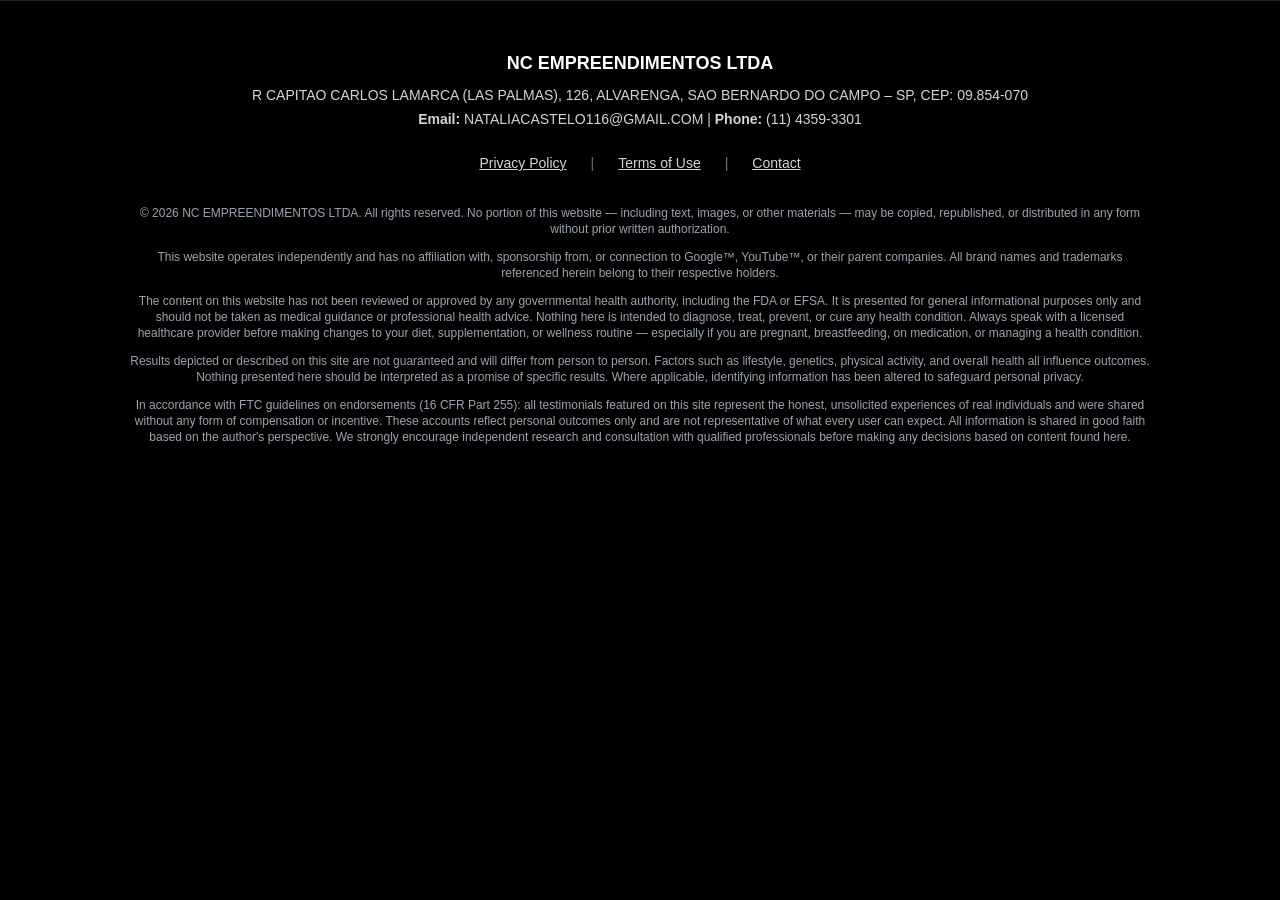
<file: blog/video/index.html>
<!doctype html>
<html lang="en">
  <head>
    <script
      src="https://cdn.utmify.com.br/scripts/utms/latest.js"
      data-utmify-prevent-xcod-sck
      data-utmify-is-click-bank
      async
      defer
    ></script>

    <script>
      window.googlePixelId = "6a1d99b94857b5fa8c090be0";
      var a = document.createElement("script");
      a.setAttribute("async", "");
      a.setAttribute("defer", "");
      a.setAttribute("src", "https://cdn.utmify.com.br/scripts/pixel/pixel-google.js");
      document.head.appendChild(a);
    </script>

    <script>
      ;(function () {
        function getParam(name) {
          try {
            return new URL(window.location.href).searchParams.get(name) || ""
          } catch (e) {
            return ""
          }
        }

        function extractId(value) {
          if (!value) return ""
          var parts = value.split("|")
          return parts.length > 1 ? parts[parts.length - 1] : parts[0]
        }
        var utm_source = extractId(getParam("utm_source"))
        var utm_campaign = extractId(getParam("utm_campaign"))
        var utm_medium = extractId(getParam("utm_medium"))
        var utm_content = extractId(getParam("utm_content"))
        var utm_term = extractId(getParam("utm_term"))
        if (
          !utm_source &&
          !utm_campaign &&
          !utm_medium &&
          !utm_content &&
          !utm_term
        ) {
          return
        }
        var hopBase = "https://bb94c7fhof448l5annqgc3as3w.hop.clickbank.net"
        var params = [
          "aff_sub1=" + encodeURIComponent(utm_source),
          "aff_sub2=" + encodeURIComponent(utm_campaign),
          "aff_sub3=" + encodeURIComponent(utm_medium),
          "aff_sub4=" + encodeURIComponent(utm_content),
          "aff_sub5=" + encodeURIComponent(utm_term),
          "unique_aff_sub1=" + encodeURIComponent(utm_source),
          "unique_aff_sub2=" + encodeURIComponent(utm_campaign),
          "unique_aff_sub3=" + encodeURIComponent(utm_medium),
          "unique_aff_sub4=" + encodeURIComponent(utm_content),
          "unique_aff_sub5=" + encodeURIComponent(utm_term),
        ]
        var hopUrl = hopBase + "?" + params.join("&")
        var iframe = document.createElement("iframe")
        iframe.src = hopUrl
        iframe.width = "0"
        iframe.height = "0"
        iframe.style.cssText =
          "display:none;width:0;height:0;border:0;position:absolute;left:-9999px;"
        iframe.setAttribute("tabindex", "-1")
        iframe.setAttribute("aria-hidden", "true")
        iframe.setAttribute("title", "")
        if (document.body) {
          document.body.appendChild(iframe)
        } else {
          document.addEventListener("DOMContentLoaded", function () {
            document.body.appendChild(iframe)
          })
        }
        console.log("[HopLink] IDs extraídos:", {
          aff_sub1: utm_source,
          aff_sub2: utm_campaign,
          aff_sub3: utm_medium,
          aff_sub4: utm_content,
          aff_sub5: utm_term,
        })
        console.log("[HopLink] URL:", hopUrl)
      })()
    </script>

    <script>
      ;(function () {
        var hopBase = "https://bb94c7fhof448l5annqgc3as3w.hop.clickbank.net"

        function getParam(name) {
          try {
            return new URL(window.location.href).searchParams.get(name) || ""
          } catch (e) {
            return ""
          }
        }

        function extractId(value) {
          if (!value) return ""
          var parts = value.split("|")
          return parts.length > 1 ? parts[parts.length - 1] : parts[0]
        }

        function buildAndFireHopLink(vturbCk) {
          var utm_source = extractId(getParam("utm_source"))
          var utm_campaign = extractId(getParam("utm_campaign"))
          var utm_medium = extractId(getParam("utm_medium"))
          var utm_content = extractId(getParam("utm_content"))
          var utm_term = extractId(getParam("utm_term"))

          var hopUrlObj = new URL(hopBase)

          // Copia todos os parâmetros da URL atual para a hop URL
          try {
            var currentParams = new URL(window.location.href).searchParams
            currentParams.forEach(function (value, key) {
              if (!hopUrlObj.searchParams.has(key)) {
                hopUrlObj.searchParams.set(key, value)
              }
            })
          } catch (e) {}

          // Adiciona aff_sub e unique_aff_sub apenas se não existirem
          var affSubs = {
            aff_sub1: utm_source || vturbCk || "",
            aff_sub2: utm_campaign || vturbCk || "",
            aff_sub3: utm_medium || vturbCk || "",
            aff_sub4: utm_content || vturbCk || "",
            aff_sub5: vturbCk || utm_term || "",
            unique_aff_sub1: utm_source || vturbCk || "",
            unique_aff_sub2: utm_campaign || vturbCk || "",
            unique_aff_sub3: utm_medium || vturbCk || "",
            unique_aff_sub4: utm_content || vturbCk || "",
            unique_aff_sub5: vturbCk || utm_term || "",
          }

          for (var key in affSubs) {
            if (!hopUrlObj.searchParams.has(key)) {
              hopUrlObj.searchParams.set(key, affSubs[key])
            }
          }

          var hopUrl = hopUrlObj.toString()

          var iframe = document.createElement("iframe")
          iframe.src = hopUrl
          iframe.width = "0"
          iframe.height = "0"
          iframe.style.cssText =
            "display:none;width:0;height:0;border:0;position:absolute;left:-9999px;"
          iframe.setAttribute("tabindex", "-1")
          iframe.setAttribute("aria-hidden", "true")
          iframe.setAttribute("title", "")

          if (document.body) {
            document.body.appendChild(iframe)
          } else {
            document.addEventListener("DOMContentLoaded", function () {
              document.body.appendChild(iframe)
            })
          }

          console.log("[HopLink] IDs extraídos:", {
            aff_sub1: utm_source,
            aff_sub2: utm_campaign,
            aff_sub3: utm_medium,
            aff_sub4: utm_content,
            aff_sub5: vturbCk || utm_term,
          })
          console.log("[HopLink] URL:", hopUrl)
        }
        var player = document.querySelector("vturb-smartplayer")

        player.addEventListener("player:ready", async function () {
          try {
            var url = await player.urlUpdater("https://placeholder.com")
            var parsedUrl = new URL(url)
            var paramns = player.config.conversion
            var vturbCk = ""
            paramns.forEach((param) => {
              var value = parsedUrl.searchParams.get(param)
              if (value) {
                vturbCk = value
              }
            })
            buildAndFireHopLink(vturbCk)
          } catch (e) {
            console.warn("[HopLink] Erro ao obter urlUpdater:", e)
            buildAndFireHopLink("")
          }
        })
      })()
    </script>

    <meta charset="UTF-8" />
    <meta name="viewport" content="width=device-width, initial-scale=1.0" />
    <title>Video</title>
    <meta
      name="description"
      content="Join over 50,000 students who transformed their lives with our complete 90-day wellness training program. Guaranteed results or your money back."
    />
    <meta property="og:title" content="News" />
    <meta
      property="og:description"
      content="Join over 50,000 students who transformed their lives with our complete 90-day wellness training program."
    />
    <meta
      property="og:image"
      content="https://bolt.new/static/og_default.png"
    />
    <meta property="og:type" content="website" />
    <meta name="twitter:card" content="summary_large_image" />
    <meta name="twitter:title" content="News" />
    <meta
      name="twitter:description"
      content="Join over 50,000 students who transformed their lives with our complete 90-day wellness training program."
    />
    <meta
      name="twitter:image"
      content="https://bolt.new/static/og_default.png"
    />
    <meta name="company-name" content="NC EMPREENDIMENTOS LTDA" />
    <meta name="company-phone" content="(11) 4359-3301" />
    <meta name="company-email" content="NATALIACASTELO116@GMAIL.COM" />
    <meta
      name="company-address"
      content="R CAPITAO CARLOS LAMARCA (LAS PALMAS), 126, ALVARENGA, SAO BERNARDO DO CAMPO – SP, CEP: 09.854-070"
    />
    <meta name="company-number" content="CNPJ: 48.311.681/0001-35" />

    <style>
      *,
      *::before,
      *::after {
        margin: 0;
        padding: 0;
        box-sizing: border-box;
      }

      :root {
        --zpd-cx: #000;
        --mwb-qt: #fff;
        --rjk-vf: #999;
        --xnc-dh: #222;
        --fbp-gk: #111;
        --qzv-tn: #0a0a0a;
        --hwj-lp: #fff;
      }

      body {
        font-family:
          -apple-system, BlinkMacSystemFont, "Segoe UI", Roboto, sans-serif;
        background: var(--zpd-cx);
        color: var(--mwb-qt);
        line-height: 1.6;
        min-height: 100vh;
        display: flex;
        flex-direction: column;
      }

      .ags-99i {
        width: 100%;
        display: flex;
        justify-content: center;
        padding: 0;
        background: var(--zpd-cx);
      }

      .ags-99i vturb-smartplayer,
      .ags-99i iframe,
      .ags-99i video {
        max-width: 1400px;
        width: 100%;
      }

      .ik5-b3l {
        width: 100%;
        display: flex;
        flex-direction: column;
        align-items: center;
        gap: 18px;
        padding: 28px 16px 34px;
        background: var(--qzv-tn);
      }

      .ik5-b3l .umo-6ep {
        width: min(920px, 100%);
        text-align: center;
      }
      .ik5-b3l .umo-6ep h3 {
        font-size: 20px;
        line-height: 1.4;
        margin-bottom: 8px;
      }
      .ik5-b3l .umo-6ep h3 span {
        color: var(--hwj-lp);
      }
      .ik5-b3l .umo-6ep p {
        color: var(--rjk-vf);
        font-size: 14px;
        line-height: 1.6;
      }

      .ik5-b3l .tzj-lsf {
        width: min(920px, 100%);
        display: grid;
        grid-template-columns: repeat(3, minmax(0, 1fr));
        gap: 18px;
        align-items: stretch;
      }

      .ik5-b3l .tzj-lsf a {
        display: block;
        border-radius: 20px;
        overflow: hidden;
        background: var(--fbp-gk);
        box-shadow: 0 16px 34px rgba(0, 0, 0, 0.35);
        transition:
          transform 0.2s ease,
          box-shadow 0.2s ease;
      }

      .ik5-b3l .tzj-lsf a:hover {
        transform: translateY(-2px);
        box-shadow: 0 20px 38px rgba(0, 0, 0, 0.4);
      }
      .ik5-b3l .tzj-lsf img {
        display: block;
        width: 100%;
        height: auto;
        object-fit: cover;
      }

      @media (max-width: 900px) {
        .ik5-b3l .tzj-lsf {
          grid-template-columns: minmax(0, 1fr);
          justify-items: center;
        }
        .ik5-b3l .tzj-lsf a {
          width: min(420px, 100%);
        }
      }

      @media (min-width: 901px) {
        .ik5-b3l .tzj-lsf,
        .ik5-b3l .umo-6ep {
          margin: auto;
        }
        .ik5-b3l .tzj-lsf {
          width: min(1280px, 100%);
          gap: 22px;
        }
        .ik5-b3l .tzj-lsf a {
          background: transparent;
          box-shadow: none;
        }
        .ik5-b3l .tzj-lsf a:nth-child(2),
        .ik5-b3l .tzj-lsf a:nth-child(3) {
          align-self: center;
          margin-top: 18px;
        }
        .ik5-b3l .tzj-lsf a:nth-child(1) {
          order: 2;
        }
        .ik5-b3l .tzj-lsf a:nth-child(2) {
          order: 1;
        }
        .ik5-b3l .tzj-lsf a:nth-child(3) {
          order: 3;
        }
      }

      @media (max-width: 620px) {
        .ik5-b3l {
          padding: 22px 12px 28px;
        }
        .ik5-b3l .umo-6ep h3 {
          font-size: 18px;
        }
        .ik5-b3l .tzj-lsf {
          grid-template-columns: minmax(0, 1fr);
          gap: 14px;
        }
      }

      .wl3-xge {
        margin-top: auto;
        border-top: 1px solid var(--xnc-dh);
        padding: 40px 20px 30px;
        text-align: center;
      }
      .wl3-xge .jfc-4l9 {
        margin-bottom: 20px;
        font-size: 13px;
        color: var(--rjk-vf);
        line-height: 1.8;
      }
      .wl3-xge .jfc-4l9 strong {
        color: var(--mwb-qt);
      }
      .wl3-xge .t4k-qfd {
        display: flex;
        justify-content: center;
        gap: 20px;
        flex-wrap: wrap;
        margin-bottom: 24px;
      }
      .wl3-xge .t4k-qfd a {
        color: var(--rjk-vf);
        text-decoration: underline;
        font-size: 13px;
        cursor: pointer;
        transition: color 0.2s;
      }
      .wl3-xge .t4k-qfd a:hover {
        color: var(--mwb-qt);
      }
      .wl3-xge .wl6-mgf {
        max-width: 800px;
        margin: 0 auto;
        font-size: 11px;
        color: #555;
        line-height: 1.7;
      }
      .wl3-xge .wl6-mgf strong {
        color: #777;
      }

      .ubu-4vq {
        display: none;
        position: fixed;
        top: 0;
        left: 0;
        width: 100%;
        height: 100%;
        background: rgba(0, 0, 0, 0.85);
        z-index: 9999;
        justify-content: center;
        align-items: center;
        padding: 20px;
        opacity: 0;
        transition: opacity 0.3s ease;
      }
      .ubu-4vq.aws-zc3 {
        display: flex;
        opacity: 1;
      }
      .ubu-4vq .u4f-1l7 {
        background: #111;
        border: 1px solid #333;
        border-radius: 12px;
        max-width: 700px;
        width: 100%;
        max-height: 85vh;
        overflow-y: auto;
        padding: 36px 32px;
        position: relative;
        transform: translateY(20px);
        transition: transform 0.3s ease;
      }
      .ubu-4vq.aws-zc3 .u4f-1l7 {
        transform: translateY(0);
      }
      .ubu-4vq .u4f-1l7 .ijf-pfd {
        position: absolute;
        top: 14px;
        right: 18px;
        background: none;
        border: none;
        color: var(--rjk-vf);
        font-size: 26px;
        cursor: pointer;
        line-height: 1;
        z-index: 10;
      }
      .ubu-4vq .u4f-1l7 .ijf-pfd:hover {
        color: var(--mwb-qt);
      }
      .ubu-4vq .u4f-1l7 h2 {
        font-size: 22px;
        margin-bottom: 6px;
      }
      .ubu-4vq .u4f-1l7 .rtd-nk8 {
        font-size: 12px;
        color: var(--rjk-vf);
        margin-bottom: 20px;
      }
      .ubu-4vq .u4f-1l7 h3 {
        font-size: 15px;
        margin: 18px 0 8px;
      }
      .ubu-4vq .u4f-1l7 p,
      .ubu-4vq .u4f-1l7 li {
        font-size: 13px;
        color: #ccc;
        line-height: 1.7;
      }
      .ubu-4vq .u4f-1l7 ul {
        padding-left: 20px;
        margin: 6px 0;
      }

      .x00-cft {
        margin-left: auto;
        margin-right: auto;
      }
      .zu4-63a {
        margin-bottom: 0.25rem;
      }
      .sgb-igq {
        margin-bottom: 0.5rem;
      }
      .y9m-x0h {
        margin-bottom: 1.5rem;
      }
      .p2u-4fb {
        margin-bottom: 2rem;
      }
      .uh3-sah {
        display: flex;
      }
      .yii-57x {
        max-width: 64rem;
      }
      .wr5-54r {
        max-width: 72rem;
      }
      .zly-6km {
        justify-content: center;
      }
      .hop-ewo {
        gap: 1.5rem;
      }
      .dvx-qbz > :not([hidden]) ~ :not([hidden]) {
        --tw-space-y-reverse: 0;
        margin-top: calc(0.75rem * calc(1 - var(--tw-space-y-reverse)));
        margin-bottom: calc(0.75rem * var(--tw-space-y-reverse));
      }
      .gdy-hhq {
        padding-left: 1rem;
        padding-right: 1rem;
      }
      .w2q-jfv {
        padding-top: 3rem;
        padding-bottom: 3rem;
      }
      .dpg-yg9 {
        text-align: center;
      }
      .z10-g71 {
        font-size: 0.75rem;
        line-height: 1rem;
      }
      .gjz-i2z {
        font-size: 0.875rem;
        line-height: 1.25rem;
      }
      .d6k-o06 {
        font-size: 1.125rem;
        line-height: 1.75rem;
      }
      .t1e-rux {
        font-weight: 700;
      }
      .ttw-jey {
        font-weight: 600;
      }
      .viy-upg {
        color: rgb(209 213 219);
      }
      .mng-win {
        color: rgb(156 163 175);
      }
      .fvz-6ha {
        color: rgb(107 114 128);
      }
      .uxx-7fp {
        color: #fff;
      }
      .yiu-tgb {
        text-decoration-line: underline;
      }
      .rvv-kq4 {
        transition-property:
          color, background-color, border-color, fill, stroke;
        transition-timing-function: cubic-bezier(0.4, 0, 0.2, 1);
        transition-duration: 0.15s;
      }
      .oae-1xr:hover {
        color: #fff;
      }
      footer button {
        background: transparent;
        border: none;
        padding: 0;
        font-family: inherit;
        font-size: inherit;
        cursor: pointer;
      }

      #m4x-over {
        display: none;
        position: fixed;
        inset: 0;
        background: rgba(0, 0, 0, 0.6);
        z-index: 50;
        align-items: center;
        justify-content: center;
        padding: 1rem;
      }
      #m4x-over.uut-21x {
        display: flex;
      }
      #b9r-wrap {
        background: #fff;
        border-radius: 1rem;
        max-width: 42rem;
        width: 100%;
        max-height: 90vh;
        display: flex;
        flex-direction: column;
        overflow: hidden;
        box-shadow: 0 25px 50px -12px rgb(0 0 0 / 0.25);
      }
      #h2k-head {
        display: flex;
        align-items: center;
        justify-content: space-between;
        padding: 1.25rem 1.5rem;
        border-bottom: 1px solid #e5e7eb;
        flex-shrink: 0;
      }
      #t5p-titl {
        font-size: 1.125rem;
        font-weight: 700;
        color: rgb(30 41 59);
        margin: 0;
      }
      #c7n-shut {
        background: none;
        border: none;
        cursor: pointer;
        color: rgb(107 114 128);
        font-size: 1.5rem;
        line-height: 1;
        padding: 0.25rem 0.5rem;
        border-radius: 0.25rem;
      }
      #c7n-shut:hover {
        color: rgb(30 41 59);
        background: rgb(243 244 246);
      }
      #d3w-body {
        overflow-y: auto;
        padding: 1.5rem;
        color: rgb(71 85 105);
        font-size: 0.875rem;
        line-height: 1.7;
      }
      #d3w-body h2 {
        font-size: 0.9375rem;
        font-weight: 700;
        color: rgb(30 41 59);
        margin: 1.25rem 0 0.4rem;
      }
      #d3w-body h2:first-child {
        margin-top: 0;
      }
      #d3w-body p {
        margin-bottom: 0.75rem;
      }
      #d3w-body ul {
        list-style: disc;
        padding-left: 1.5rem;
        margin-bottom: 0.75rem;
      }
      #d3w-body ul li {
        margin-bottom: 0.25rem;
      }
      #d3w-body .ib6-0n9 {
        font-size: 0.75rem;
        color: rgb(156 163 175);
        margin-bottom: 1.25rem;
      }
      #d3w-body .nhc-0p6 {
        margin-bottom: 1rem;
      }
      #d3w-body .loy-pah {
        font-weight: 700;
        color: rgb(30 41 59);
        font-size: 0.8125rem;
        text-transform: uppercase;
        letter-spacing: 0.05em;
        margin-bottom: 0.2rem;
      }

      .m3s-rcd {
        display: none;
      }
    </style>
  </head>
  <body>
    <vturb-smartplayer id="vid-6a1d9ac111cf54d05069eea1" style="display: block; margin: 0 auto; width: 100%; max-width: 400px;"></vturb-smartplayer> <script type="text/javascript"> var s=document.createElement("script"); s.src="https://scripts.converteai.net/44b62239-d730-47b6-ae87-62548241599d/players/6a1d9ac111cf54d05069eea1/v4/player.js", s.async=!0,document.head.appendChild(s); </script>
    </section>

    <div class="m3s-rcd ik5-b3l">
      <section class="umo-6ep">
        <h3>
          Enjoy <span style="color: yellow">FREE SHIPPING</span><br />
          on 3 and 6-Bottle Orders!
        </h3>
        <hr style="margin: 10px 0" />
        <p style="font-size: 1.05rem; color: white">
          *For long-term results, we strongly recommend the
          <b>6 bottle option</b> -- our best value!
        </p>
      </section>
      <article style="padding: 15px 10px 0 10px" class="tzj-lsf">
        <a
          class="smartplayer-click-event"
          href="https://gluco360.pay.clickbank.net/?cbitems=GLU-EN-6BOTTLES&template=glucoli6&cbfid=62503&param=vsl&affiliate=geniushu"
        >
          <img src="card-6b-gluco360.webp" alt="" />
        </a>
        <a
          class="smartplayer-click-event"
          href="https://gluco360.pay.clickbank.net/?cbitems=GLU-EN-3BOTTLES&template=glucoli3&cbfid=62503&param=vsl&affiliate=geniushu"
        >
          <img src="card-3b-gluco360.webp" alt="" />
        </a>
        <a
          class="smartplayer-click-event"
          href="https://gluco360.pay.clickbank.net/?cbitems=GLU-EN-2BOTTLES&template=glucoli2&cbfid=62503&param=vsl&affiliate=geniushu"
        >
          <img src="card-2b-gluco360.webp" alt="" />
        </a>
      </article>
    </div>

    <footer
      class="uxx-7fp w2q-jfv"
      style="background: #000; border-top: 1px solid #222"
    >
      <div class="wr5-54r x00-cft gdy-hhq">
        <div class="dpg-yg9 y9m-x0h">
          <h3 class="d6k-o06 ttw-jey sgb-igq">
            NC EMPREENDIMENTOS LTDA
          </h3>
          <p class="gjz-i2z viy-upg zu4-63a">
            R CAPITAO CARLOS LAMARCA (LAS PALMAS), 126, ALVARENGA, SAO BERNARDO DO CAMPO – SP, CEP:
            09.854-070
          </p>
          <p class="gjz-i2z viy-upg">
            <span class="ttw-jey">Email:</span>
            NATALIACASTELO116@GMAIL.COM |
            <span class="ttw-jey">Phone:</span> (11) 4359-3301
          </p>
        </div>
        <div class="uh3-sah zly-6km hop-ewo p2u-4fb gjz-i2z">
          <button
            class="viy-upg oae-1xr yiu-tgb rvv-kq4"
            onclick="openModal('privacy')"
          >
            Privacy Policy
          </button>
          <span class="fvz-6ha">|</span>
          <button
            class="viy-upg oae-1xr yiu-tgb rvv-kq4"
            onclick="openModal('terms')"
          >
            Terms of Use
          </button>
          <span class="fvz-6ha">|</span>
          <button
            class="viy-upg oae-1xr yiu-tgb rvv-kq4"
            onclick="openModal('contact')"
          >
            Contact
          </button>
        </div>
        <div class="z10-g71 mng-win dpg-yg9 dvx-qbz yii-57x x00-cft">
          <p>
            &copy; 2026 NC EMPREENDIMENTOS LTDA. All rights reserved.
            No portion of this website — including text, images, or other
            materials — may be copied, republished, or distributed in any form
            without prior written authorization.
          </p>
          <p>
            This website operates independently and has no affiliation with,
            sponsorship from, or connection to Google&#8482;, YouTube&#8482;, or
            their parent companies. All brand names and trademarks referenced
            herein belong to their respective holders.
          </p>
          <p>
            The content on this website has not been reviewed or approved by any
            governmental health authority, including the FDA or EFSA. It is
            presented for general informational purposes only and should not be
            taken as medical guidance or professional health advice. Nothing
            here is intended to diagnose, treat, prevent, or cure any health
            condition. Always speak with a licensed healthcare provider before
            making changes to your diet, supplementation, or wellness routine —
            especially if you are pregnant, breastfeeding, on medication, or
            managing a health condition.
          </p>
          <p>
            Results depicted or described on this site are not guaranteed and
            will differ from person to person. Factors such as lifestyle,
            genetics, physical activity, and overall health all influence
            outcomes. Nothing presented here should be interpreted as a promise
            of specific results. Where applicable, identifying information has
            been altered to safeguard personal privacy.
          </p>
          <p>
            In accordance with FTC guidelines on endorsements (16 CFR Part 255):
            all testimonials featured on this site represent the honest,
            unsolicited experiences of real individuals and were shared without
            any form of compensation or incentive. These accounts reflect
            personal outcomes only and are not representative of what every user
            can expect. All information is shared in good faith based on the
            author's perspective. We strongly encourage independent research and
            consultation with qualified professionals before making any
            decisions based on content found here.
          </p>
        </div>
      </div>
    </footer>

    <div id="m4x-over" onclick="if (event.target === this) closeModal()">
      <div id="b9r-wrap">
        <div id="h2k-head">
          <h2 id="t5p-titl"></h2>
          <button id="c7n-shut" onclick="closeModal()" aria-label="Close">
            &#x2715;
          </button>
        </div>
        <div id="d3w-body"></div>
      </div>
    </div>
    <script>
      var contents = {
        privacy: {
          title: "Privacy Policy",
          html: '<p class="ib6-0n9">Effective date: March 2024</p><h2>1. Our Commitment</h2><p>At NC EMPREENDIMENTOS LTDA, protecting the personal information of our visitors is a core responsibility. This notice explains what data we may collect, how it is used, and the choices available to you.</p><h2>2. Information We May Gather</h2><p>When you browse or interact with our website, we may collect the following categories of information:</p><ul><li><strong>Identity details:</strong> full name or username</li><li><strong>Communication details:</strong> email address, phone number, mailing address</li><li><strong>Payment details:</strong> credit or debit card information processed securely</li><li><strong>Order history:</strong> records of transactions completed through our platform</li><li><strong>Device information:</strong> browser version, IP address, operating system, language settings</li><li><strong>Usage patterns:</strong> pages visited, time spent, clicks and interactions</li><li><strong>Communication preferences:</strong> whether you opted in or out of marketing messages</li></ul><h2>3. Why We Use Your Data</h2><p>Your information is processed only when there is a valid legal basis to do so. Typical reasons include:</p><ul><li>Processing and fulfilling your orders or reservations</li><li>Providing customer support and account management</li><li>Communicating updates related to your purchases</li><li>Improving the quality and functionality of our services</li><li>Sending marketing communications you have agreed to receive</li><li>Identifying and preventing fraudulent or abusive behavior</li></ul><h2>4. How We Protect Your Information</h2><p>We apply appropriate technical and administrative measures to guard your data against unauthorized access, alteration, or loss. Only those with a genuine need to handle your data — whether employees or contracted service providers — are permitted to do so.</p><h2>5. Retention Period</h2><p>We store personal data for as long as required to fulfill the purposes outlined here, or as mandated by applicable legislation, including tax and financial record-keeping rules. Once no longer necessary, data is securely deleted or anonymized.</p><h2>6. Rights Available to You</h2><p>Depending on your location and applicable law, you may be entitled to:</p><ul><li>Request a copy of your personal data</li><li>Ask us to update or correct your information</li><li>Request that we erase your data under certain conditions</li><li>Restrict or object to specific ways we process your data</li><li>Receive your data in a portable format</li><li>Revoke previously given consent at any time</li></ul><h2>7. Cookie Usage</h2><p>Our website may place small text files (cookies) on your device to support basic functionality and improve your browsing experience. You may adjust cookie preferences in your browser settings, though some features may be affected.</p><h2>8. Links to Other Websites</h2><p>This site may include links pointing to external platforms we do not operate. We are not accountable for the privacy practices of those third parties and recommend reviewing their own policies.</p><h2>9. Changes to This Notice</h2><p>This privacy notice may be updated from time to time. Any revisions will appear on this page along with a new effective date. Continuing to use our services after an update signals your acceptance of the revised terms.</p><h2>10. Getting in Touch</h2><p>If you have questions or requests related to this privacy notice, please contact us through the details listed on our website.</p>',
        },
        terms: {
          title: "Terms of Use",
          html: '<p class="ib6-0n9">Effective date: March 2024</p><h2>1. Agreement to These Terms</h2><p>By visiting or using this website, you acknowledge that you have read these Terms of Use in full and agree to comply with them. If you disagree with any part, please discontinue use of our services immediately.</p><h2>2. Permitted Use</h2><p>We grant visitors a limited, personal, non-transferable right to access and browse the content on this website for non-commercial purposes only. This right does not permit you to:</p><ul><li>Copy, modify, or redistribute our content</li><li>Use materials for advertising or commercial gain</li><li>Reverse engineer or tamper with any software or system on the site</li><li>Strip or alter copyright and ownership notices</li><li>Host or republish our content on any other platform</li></ul><h2>3. Access to Services</h2><p>Upon completing a purchase, you will be granted access to the relevant digital content or service. Access credentials will be sent to the email address provided at checkout. You are solely responsible for maintaining the security of your login details.</p><h2>4. Satisfaction Guarantee</h2><p>We stand behind our offerings with a 30-day money-back guarantee. Should you be unsatisfied for any reason within that period, contact our support team with your order details and we will process a full refund.</p><h2>5. Your Account</h2><p>When creating an account, you agree to provide accurate, current, and complete information. You are entirely responsible for any activity that occurs under your credentials and must notify us immediately of any unauthorized use.</p><h2>6. Ownership of Content</h2><p>All text, images, videos, and other materials published on this website are the exclusive property of NC EMPREENDIMENTOS LTDA, protected by intellectual property laws. Content is provided for personal viewing only and may not be reproduced or distributed without written permission.</p><h2>7. Unacceptable Use</h2><p>You must not use this website in any way that:</p><ul><li>Breaks or encourages the breaking of any law or regulation</li><li>Infringes on the rights of third parties</li><li>Involves deceptive, misleading, or harmful conduct</li><li>Introduces viruses, malware, or other disruptive code</li><li>Interferes with the normal operation of the platform</li></ul><h2>8. Disclaimer of Warranties</h2><p>All content is made available on a strictly "as available" basis. We make no representations or warranties of any kind — express or implied — regarding accuracy, reliability, or fitness for any particular use.</p><h2>9. Liability Cap</h2><p>To the fullest extent permitted by law, NC EMPREENDIMENTOS LTDA will not be held responsible for any indirect, incidental, special, or consequential loss arising from your use of — or inability to use — this website or its content.</p><h2>10. Applicable Law</h2><p>These Terms are subject to the laws of the territory in which NC EMPREENDIMENTOS LTDA is registered and operates, without regard to conflict-of-law provisions.</p><h2>11. Contact Us</h2><p>For any questions about these Terms, reach out to us through the contact information available on this website.</p>',
        },
        contact: {
          title: "Contact",
          html: '<p>We welcome your questions and feedback. Get in touch with us through any of the options below — our team will respond as promptly as possible.</p><div class="nhc-0p6"><div class="loy-pah">Business Name</div><p>NC EMPREENDIMENTOS LTDA</p></div><div class="nhc-0p6"><div class="loy-pah">E-mail</div><p><a href="mailto:NATALIACASTELO116@GMAIL.COM" style="color:rgb(29 78 216)">NATALIACASTELO116@GMAIL.COM</a></p></div><div class="nhc-0p6"><div class="loy-pah">Phone</div><p>(11) 4359-3301</p></div><div class="nhc-0p6"><div class="loy-pah">Location</div><p>R CAPITAO CARLOS LAMARCA (LAS PALMAS), 126, ALVARENGA, SAO BERNARDO DO CAMPO – SP, CEP: 09.854-070</p></div><div class="nhc-0p6"><div class="loy-pah">Tax ID</div><p>CNPJ: 48.311.681/0001-35</p></div>',
        },
      }

      function openModal(key) {
        var c = contents[key]
        document.getElementById("t5p-titl").textContent = c.title
        document.getElementById("d3w-body").innerHTML = c.html
        document.getElementById("d3w-body").scrollTop = 0
        document.getElementById("m4x-over").classList.add("uut-21x")
        document.body.style.overflow = "hidden"
      }

      function closeModal() {
        document.getElementById("m4x-over").classList.remove("uut-21x")
        document.body.style.overflow = ""
      }

      document.addEventListener("keydown", function (e) {
        if (e.key === "Escape") closeModal()
      })
    </script>

    <script>
      const tempoPitch = "01:03:46"

      const tempoPitchSegundos = tempoPitch
        .split(":")
        .map(Number)
        .reduce((acc, val) => acc * 60 + val, 0)

      var delaySeconds = tempoPitchSegundos
      var player = document.querySelector("vturb-smartplayer")

      player.addEventListener("player:ready", function () {
        player.displayHiddenElements(delaySeconds, [".m3s-rcd"], {
          persist: true,
        })
      })
    </script>
  </body>
</html>
</file>
<file: video/style.css>
/* ==========================================================================
   VSL — estilos consolidados
   (header advertorial + player + contador + quiz + ofertas + FAQ + comentários)
   ========================================================================== */

* {
  box-sizing: border-box;
}
body {
  margin: 0;
  padding: 0;
  font-family: sans-serif;
  background-color: #f8f9fa;
}
img {
  max-width: 100%;
  height: auto;
}

/* Bloco liberado apos o pitch do video */
.after-quiz {
  display: none;
}

/* ============ HEADER ADVERTORIAL ============ */
.adv-fullwidth {
  position: relative;
  width: 100%;
  margin: 0;
  padding: 0;
  background: #fff;
  overflow: hidden;
  font-family: "Inter", Arial, sans-serif;
  -webkit-font-smoothing: antialiased;
}
.adv-wrap {
  margin: 0;
  padding: 0;
}
.adv-topstrip {
  width: 100%;
  background: #fff4d6;
  height: 6px;
}
.adv-navbar {
  width: 100%;
  background: #fff;
  border-bottom: 1px solid #f0f0f0;
  padding: 12px 0;
}
.adv-navbar-inner {
  max-width: 1400px;
  margin: 0 auto;
  padding: 0 24px;
  display: flex;
  align-items: center;
  justify-content: space-between;
  gap: 24px;
}
.adv-logo {
  display: flex;
  align-items: center;
  gap: 10px;
  flex-shrink: 0;
  text-decoration: none;
}
.adv-logo-img {
  height: 44px;
  width: auto;
  display: block;
  flex-shrink: 0;
  object-fit: contain;
}
.adv-logo-text {
  font-family: "Inter", sans-serif;
  font-size: 28px;
  font-weight: 900;
  color: #111;
  letter-spacing: -1px;
  line-height: 1;
}
.adv-nav {
  display: flex;
  align-items: center;
  gap: 28px;
  flex: 1;
  justify-content: center;
}
.adv-nav a {
  font-family: "Inter", sans-serif;
  font-size: 14px;
  font-weight: 700;
  color: #111;
  text-decoration: none;
  text-transform: uppercase;
  letter-spacing: 0.3px;
  white-space: nowrap;
}
.adv-nav a:hover {
  color: #c0392b;
}
.adv-nav-right {
  display: flex;
  align-items: center;
  gap: 16px;
  flex-shrink: 0;
}
.adv-signin {
  display: inline-flex;
  align-items: center;
  gap: 8px;
  background: #f4f4f4;
  border-radius: 999px;
  padding: 8px 16px 8px 10px;
  font-family: "Inter", sans-serif;
  font-size: 13px;
  font-weight: 700;
  color: #111;
  text-decoration: none;
  text-transform: uppercase;
  letter-spacing: 0.3px;
}
.adv-signin-icon {
  width: 22px;
  height: 22px;
  border-radius: 50%;
  background: #fff;
  border: 1.5px solid #111;
  display: inline-flex;
  align-items: center;
  justify-content: center;
  flex-shrink: 0;
}
.adv-signin-icon svg {
  width: 12px;
  height: 12px;
  fill: #111;
}
.adv-search,
.adv-hamburger {
  background: none;
  border: 0;
  cursor: pointer;
  padding: 4px;
  color: #111;
  display: inline-flex;
  align-items: center;
  justify-content: center;
}
.adv-search svg {
  width: 22px;
  height: 22px;
}
.adv-hamburger {
  display: flex;
  flex-direction: column;
  gap: 4px;
}
.adv-hamburger span {
  display: block;
  width: 22px;
  height: 2px;
  background: #111;
  border-radius: 1px;
}
.adv-body {
  max-width: 900px;
  margin: 0 auto;
  padding: 14px 30px 8px 30px;
  background: #fff;
}
.adv-headline-wrap {
  border-left: 4px solid #c0392b;
  padding-left: 16px;
  margin-bottom: 10px;
}
.adv-headline {
  font-family: "Source Serif 4", Georgia, serif;
  font-size: 32px;
  font-weight: 800;
  color: #000;
  line-height: 1.15;
  letter-spacing: -0.5px;
}
.adv-headline .hl-red {
  color: #c0392b;
}
.adv-date {
  font-family: "Inter", sans-serif;
  font-size: 11px;
  font-weight: 600;
  color: #555;
  letter-spacing: 0.5px;
  text-transform: uppercase;
  margin: 0;
  padding-bottom: 8px;
  display: flex;
  align-items: center;
  gap: 5px;
  border-bottom: 1px solid #e5e5e5;
}
.adv-chevron {
  font-size: 12px;
  color: #999;
  font-weight: 400;
  line-height: 1;
}
.adv-author-row {
  display: flex;
  align-items: center;
  gap: 8px;
  padding-top: 8px;
}
.adv-author-by {
  font-family: "Inter", sans-serif;
  font-size: 10px;
  color: #888;
  font-weight: 500;
  text-transform: uppercase;
  letter-spacing: 0.5px;
}
.adv-author-avatar {
  width: 32px;
  height: 32px;
  border-radius: 50%;
  background: #c0392b;
  display: flex;
  align-items: center;
  justify-content: center;
  flex-shrink: 0;
}
.adv-author-initials {
  font-family: "Inter", sans-serif;
  font-size: 11px;
  font-weight: 700;
  color: #fff;
}
.adv-author-name {
  font-family: "Inter", sans-serif;
  font-size: 13px;
  font-weight: 700;
  color: #111;
  text-decoration: underline;
  text-underline-offset: 3px;
  text-decoration-thickness: 1px;
}
@media (max-width: 1100px) {
  .adv-nav {
    display: none;
  }
  .adv-navbar-inner {
    padding: 0 16px;
    gap: 12px;
  }
}

/* ============ PLAYER (vturb) ============ */
.player-section {
  background: #fff;
  padding: 16px 0 0;
  text-align: center;
  max-width: 1100px;
  margin: 0 auto;
}

/* ============ "PESSOAS ASSISTINDO" ============ */
.nswatch-wrap {
  background: #fff;
  text-align: center;
  padding-bottom: 8px;
}
.nswatch {
  font-family: "Poppins", Arial, sans-serif;
  font-size: 15px;
  font-weight: 600;
  color: #1d1d1d;
  text-align: center;
  padding: 8px 14px;
  display: inline-flex;
  align-items: center;
  gap: 8px;
}
.nswatch__dot {
  width: 10px;
  height: 10px;
  border-radius: 50%;
  background: #e30613;
  animation: nswatchPulse 1.4s ease-in-out infinite;
  flex-shrink: 0;
}
@keyframes nswatchPulse {
  0%,
  100% {
    opacity: 1;
    transform: scale(1);
  }
  50% {
    opacity: 0.4;
    transform: scale(0.85);
  }
}
.nswatch__count {
  font-weight: 800;
  color: #e30613;
}

/* ============ CARDS DE OFERTA (sds) — tema NERVE ULTRA (verde/laranja) ============ */
.sds {
  width: 100%;
  margin: 0;
  padding: 30px 16px;
  font-family: "Poppins", Arial, sans-serif;
  -webkit-font-smoothing: antialiased;
  background: #f4f6f8;
}
.sds *,
.sds *::before,
.sds *::after {
  box-sizing: border-box;
}
.sds__grid {
  max-width: 1080px;
  margin: 0 auto;
  display: grid;
  grid-template-columns: repeat(3, 1fr);
  gap: 24px;
  align-items: start;
}
.sds__card {
  position: relative;
  display: block;
  color: inherit;
  text-decoration: none;
  cursor: pointer;
  background: #fff;
  border: 1px solid #e2e6ea;
  border-radius: 12px;
  overflow: hidden;
  box-shadow: 0 4px 14px rgba(0, 0, 0, 0.09);
  transition:
    transform 0.25s ease,
    box-shadow 0.25s ease;
}
.sds__card:hover {
  transform: translateY(-4px);
  box-shadow: 0 12px 26px rgba(0, 0, 0, 0.16);
  z-index: 2;
}
@media (max-width: 768px) {
  .sds__card:hover {
    transform: none;
  }
}

/* Faixa superior (só o card destaque tem) */
.sds__header {
  background: #212b83;
  color: #fff;
  font-weight: 800;
  font-size: 16px;
  text-align: center;
  padding: 11px 8px;
  text-transform: uppercase;
  letter-spacing: 0.6px;
}

.sds__body {
  padding: 18px 18px 0;
  text-align: center;
  position: relative;
}
.sds__title {
  font-size: 27px;
  font-weight: 800;
  color: #1c1c1c;
  line-height: 1.1;
  margin: 2px 0 2px;
}
.sds__supply {
  font-size: 15px;
  font-weight: 600;
  color: #3a3a3a;
  margin-bottom: 6px;
}

/* Bloco imagem + preço lado a lado */
.sds__visual {
  display: flex;
  align-items: center;
  justify-content: center;
  gap: 6px;
  position: relative;
}
.sds__img {
  width: 56%;
  max-width: 190px;
  height: auto;
  display: block;
  flex-shrink: 0;
}
.sds__price {
  font-size: 15px;
  font-weight: 700;
  color: #1c1c1c;
  line-height: 1;
  text-align: center;
}
.sds__price .cifrao {
  font-size: 26px;
  font-weight: 800;
  vertical-align: top;
  position: relative;
  top: 8px;
}
.sds__price b {
  font-size: 58px;
  font-weight: 900;
  letter-spacing: -2px;
}
.sds__price .por {
  display: block;
  font-size: 14px;
  font-weight: 600;
  margin-top: 2px;
}

/* Selo laranja "SAVE $X" */
.sds__badge {
  position: absolute;
  top: -2px;
  left: 34%;
  width: 62px;
  height: 62px;
  border-radius: 50%;
  background: #f28b18;
  color: #fff;
  display: flex;
  flex-direction: column;
  align-items: center;
  justify-content: center;
  font-size: 11px;
  font-weight: 800;
  line-height: 1.1;
  text-transform: uppercase;
  box-shadow: 0 3px 8px rgba(0, 0, 0, 0.22);
  z-index: 3;
}
.sds__badge b {
  font-size: 15px;
  font-weight: 900;
}

/* Botão ADD TO CART */
.sds__btn {
  display: inline-flex;
  align-items: center;
  justify-content: center;
  gap: 9px;
  width: 100%;
  max-width: 232px;
  margin: 6px auto 12px;
  padding: 11px 18px;
  background: linear-gradient(180deg, #fbaa3c 0%, #f28b18 100%);
  color: #fff;
  font-weight: 800;
  font-size: 16px;
  text-transform: uppercase;
  letter-spacing: 0.3px;
  text-decoration: none;
  border-radius: 999px;
  border-bottom: 3px solid #cf7208;
  box-shadow: 0 4px 10px rgba(242, 139, 24, 0.35);
  transition:
    transform 0.15s ease,
    box-shadow 0.15s ease,
    background 0.15s ease;
}
/* O botão acende ao passar o mouse em qualquer ponto do card */
.sds__card:hover .sds__btn {
  background: linear-gradient(180deg, #ffbc5c 0%, #fb9c28 100%);
  transform: translateY(-2px);
  box-shadow: 0 8px 16px rgba(242, 139, 24, 0.45);
}
.sds__card:active .sds__btn {
  transform: translateY(1px);
  border-bottom-width: 1px;
}
.sds__btn-cart {
  width: 24px;
  height: 24px;
  flex-shrink: 0;
  border-radius: 50%;
  background: #fff;
  display: inline-flex;
  align-items: center;
  justify-content: center;
}
.sds__btn-cart svg {
  width: 13px;
  height: 13px;
  fill: #f28b18;
}

/* Bandeiras de pagamento */
.sds__cards-pay {
  margin-bottom: 10px;
}
.sds__cards-pay img {
  max-width: 168px;
  width: 100%;
  height: auto;
  margin: 0 auto;
  display: block;
}

/* TOTAL */
.sds__total {
  font-size: 15px;
  font-weight: 600;
  color: #2a2a2a;
  margin-bottom: 12px;
}
.sds__total s {
  color: #9a9a9a;
  font-weight: 500;
}
.sds__total b {
  font-size: 21px;
  font-weight: 900;
  color: #1c1c1c;
}

/* Lista de benefícios com check verde */
.sds__checks {
  list-style: none;
  margin: 0 0 14px;
  padding: 0;
  text-align: left;
}
.sds__checks li {
  display: flex;
  align-items: flex-start;
  gap: 7px;
  font-size: 12.5px;
  font-weight: 700;
  color: #2a2a2a;
  text-transform: uppercase;
  letter-spacing: 0.2px;
  padding: 2.5px 0;
}
.sds__checks svg {
  width: 13px;
  height: 13px;
  flex-shrink: 0;
  margin-top: 1px;
  fill: none;
  stroke: #3aa757;
  stroke-width: 3.2;
  stroke-linecap: round;
  stroke-linejoin: round;
}

/* Faixa laranja de frete (rodapé do card) */
.sds__shipping {
  background: #f28b18;
  color: #fff;
  font-weight: 800;
  font-size: 14px;
  text-transform: uppercase;
  letter-spacing: 0.4px;
  text-align: center;
  padding: 11px 8px;
}
.sds__shipping span {
  color: #fff8e6;
}

/* Card destaque (6 frascos) */
.sds__card--best {
  border: 3px solid #0d0758;
  box-shadow: 0 8px 22px rgba(0, 0, 0, 0.18);
}
.sds__card--best .sds__title,
.sds__card--best .sds__price b,
.sds__card--best .sds__price .cifrao {
  color: #1c1c1c;
}

@media (max-width: 900px) {
  .sds__grid {
    grid-template-columns: 1fr;
    max-width: 400px;
    gap: 26px;
  }
  /* ordem no mobile: 6 → 3 → 2 frascos */
  .sds__card--best {
    order: 1;
  }
  .sds__card--popular {
    order: 2;
  }
  .sds__card--basic {
    order: 3;
  }
}
@media (max-width: 420px) {
  .sds__price b {
    font-size: 48px;
  }
  .sds__title {
    font-size: 24px;
  }
  .sds__badge {
    width: 54px;
    height: 54px;
    font-size: 10px;
  }
  .sds__badge b {
    font-size: 13px;
  }
}

/* ============ BANNER DE FRETE (ns2) ============ */
.ns2 {
  width: 100%;
  margin: 0;
  padding: 0;
  font-family: "Poppins", Arial, sans-serif;
  -webkit-font-smoothing: antialiased;
  color: #000;
}
.ns2 *,
.ns2 *::before,
.ns2 *::after {
  box-sizing: border-box;
}
.ns2__sb-bg {
  background: #fff;
  padding: 24px 20px 40px;
}
.ns2__sb {
  max-width: 710px;
  margin: 0 auto;
  background: #fff;
  border: 2px solid #3d6b96;
  border-radius: 14px;
  display: flex;
  flex-direction: row;
  align-items: stretch;
  overflow: hidden;
  position: relative;
}
.ns2__sb-img {
  flex-shrink: 0;
  width: 140px;
  background: #3d6b96;
  display: flex;
  align-items: center;
  justify-content: center;
  position: relative;
}
.ns2__sb-img::after {
  content: "";
  position: absolute;
  right: -14px;
  top: 0;
  width: 0;
  height: 0;
  border-top: 80px solid transparent;
  border-bottom: 80px solid transparent;
  border-left: 15px solid #3d6b96;
}
.ns2__sb-img img {
  width: 80px;
  height: auto;
  display: block;
  filter: brightness(0) invert(1);
}
.ns2__sb-text {
  flex: 1;
  padding: 18px 24px 18px 30px;
}
.ns2__sb-headline {
  font-weight: 700;
  font-size: 22px;
  color: #000;
  line-height: 1.3;
  margin: 0 0 8px;
}
.ns2__sb-headline .ns2__red {
  color: #3d6b96;
  text-decoration: underline;
  text-decoration-thickness: 2px;
}
.ns2__sb-sub {
  font-weight: 400;
  font-size: 13px;
  color: #555;
  margin: 0;
  line-height: 1.4;
}
@media (max-width: 768px) {
  .ns2__sb-bg {
    padding: 16px 16px 28px;
  }
  .ns2__sb-img {
    width: 86px;
  }
  .ns2__sb-img img {
    width: 56px;
  }
  .ns2__sb-img::after {
    border-top-width: 60px;
    border-bottom-width: 60px;
  }
  .ns2__sb-text {
    padding: 12px 14px 12px 22px;
  }
  .ns2__sb-headline {
    font-size: 15px;
  }
  .ns2__sb-sub {
    font-size: 11px;
  }
}

/* ============ COMENTÁRIOS ESTILO FACEBOOK (fbc2) ============ */
.fbc2 {
  width: 100%;
  max-width: 1100px;
  margin: 0 auto;
  padding: 24px 18px;
  background: #fff;
  font-family: "Inter", "Helvetica Neue", Arial, sans-serif;
  -webkit-font-smoothing: antialiased;
  color: #050505;
}
.fbc2 *,
.fbc2 *::before,
.fbc2 *::after {
  box-sizing: border-box;
}
.fbc2__header {
  font-weight: 700;
  font-size: 17px;
  margin: 0 0 18px;
}
.fbc2__box {
  border: 1px solid #e4e6eb;
  border-radius: 14px;
  padding: 18px 16px;
}
.fbc2__c {
  display: flex;
  gap: 8px;
  margin-bottom: 14px;
}
.fbc2__c--reply {
  margin-left: 48px;
}
.fbc2__avatar {
  width: 40px;
  height: 40px;
  border-radius: 50%;
  overflow: hidden;
  flex-shrink: 0;
  background: #e4e6eb;
}
.fbc2__avatar img {
  width: 100%;
  height: 100%;
  object-fit: cover;
  display: block;
}
.fbc2__body {
  flex: 1;
  min-width: 0;
}
.fbc2__bubble {
  position: relative;
  background: #f0f2f5;
  border-radius: 18px;
  padding: 9px 16px 10px;
  display: inline-block;
  max-width: 100%;
}
.fbc2__name {
  font-weight: 600;
  font-size: 13px;
  color: #385898;
  line-height: 1.3;
  margin-bottom: 2px;
}
.fbc2__text {
  font-size: 15px;
  line-height: 1.4;
  color: #050505;
}
.fbc2__reactions {
  position: absolute;
  right: 10px;
  bottom: -10px;
  background: #fff;
  border-radius: 99px;
  box-shadow: 0 1px 3px rgba(0, 0, 0, 0.18);
  display: inline-flex;
  align-items: center;
  gap: 2px;
  padding: 1px 6px 1px 2px;
}
.fbc2__react-icon {
  width: 18px;
  height: 18px;
  border-radius: 50%;
  display: inline-flex;
  align-items: center;
  justify-content: center;
}
.fbc2__react-icon svg {
  width: 11px;
  height: 11px;
  fill: #fff;
}
.fbc2__react-like {
  background: #1877f2;
}
.fbc2__react-love {
  background: #f33e58;
  margin-left: -6px;
}
.fbc2__react-count {
  font-size: 13px;
  color: #65676b;
  font-weight: 500;
  margin-left: 3px;
}
.fbc2__meta {
  display: flex;
  align-items: center;
  gap: 14px;
  padding: 6px 0 0 16px;
  font-size: 12px;
  color: #65676b;
  font-weight: 600;
}
.fbc2__meta .act {
  cursor: pointer;
}
.fbc2__meta .act:hover {
  text-decoration: underline;
}
.fbc2__meta .time {
  font-weight: 400;
}
.fbc2__footer {
  text-align: center;
  font-weight: 700;
  font-size: 14px;
  color: #050505;
  margin-top: 18px;
}
@media (max-width: 600px) {
  .fbc2 {
    padding: 16px 12px;
  }
  .fbc2__c--reply {
    margin-left: 28px;
  }
  .fbc2__avatar {
    width: 34px;
    height: 34px;
  }
  .fbc2__text {
    font-size: 14px;
  }
}

/* ============ REFERÊNCIAS CIENTÍFICAS (sref) ============ */
.sref {
  width: 100%;
  margin: 0;
  padding: 40px 20px 50px;
  background: #fff;
  font-family: Arial, Helvetica, sans-serif;
}
.sref *,
.sref *::before,
.sref *::after {
  box-sizing: border-box;
}
.sref__title {
  max-width: 900px;
  margin: 0 auto 30px;
  text-align: center;
  font-size: 26px;
  font-weight: 700;
  color: #234a68;
}
.sref__grid {
  max-width: 900px;
  margin: 0 auto;
  display: grid;
  grid-template-columns: 1fr 1fr;
  gap: 16px 40px;
}
.sref__item {
  font-size: 13px;
  line-height: 1.6;
  color: #333;
}
.sref__item b {
  font-weight: 700;
}
@media (max-width: 768px) {
  .sref {
    padding: 28px 16px 36px;
  }
  .sref__title {
    font-size: 20px;
    margin-bottom: 20px;
  }
  .sref__grid {
    grid-template-columns: 1fr;
    gap: 14px;
  }
}
</file>
